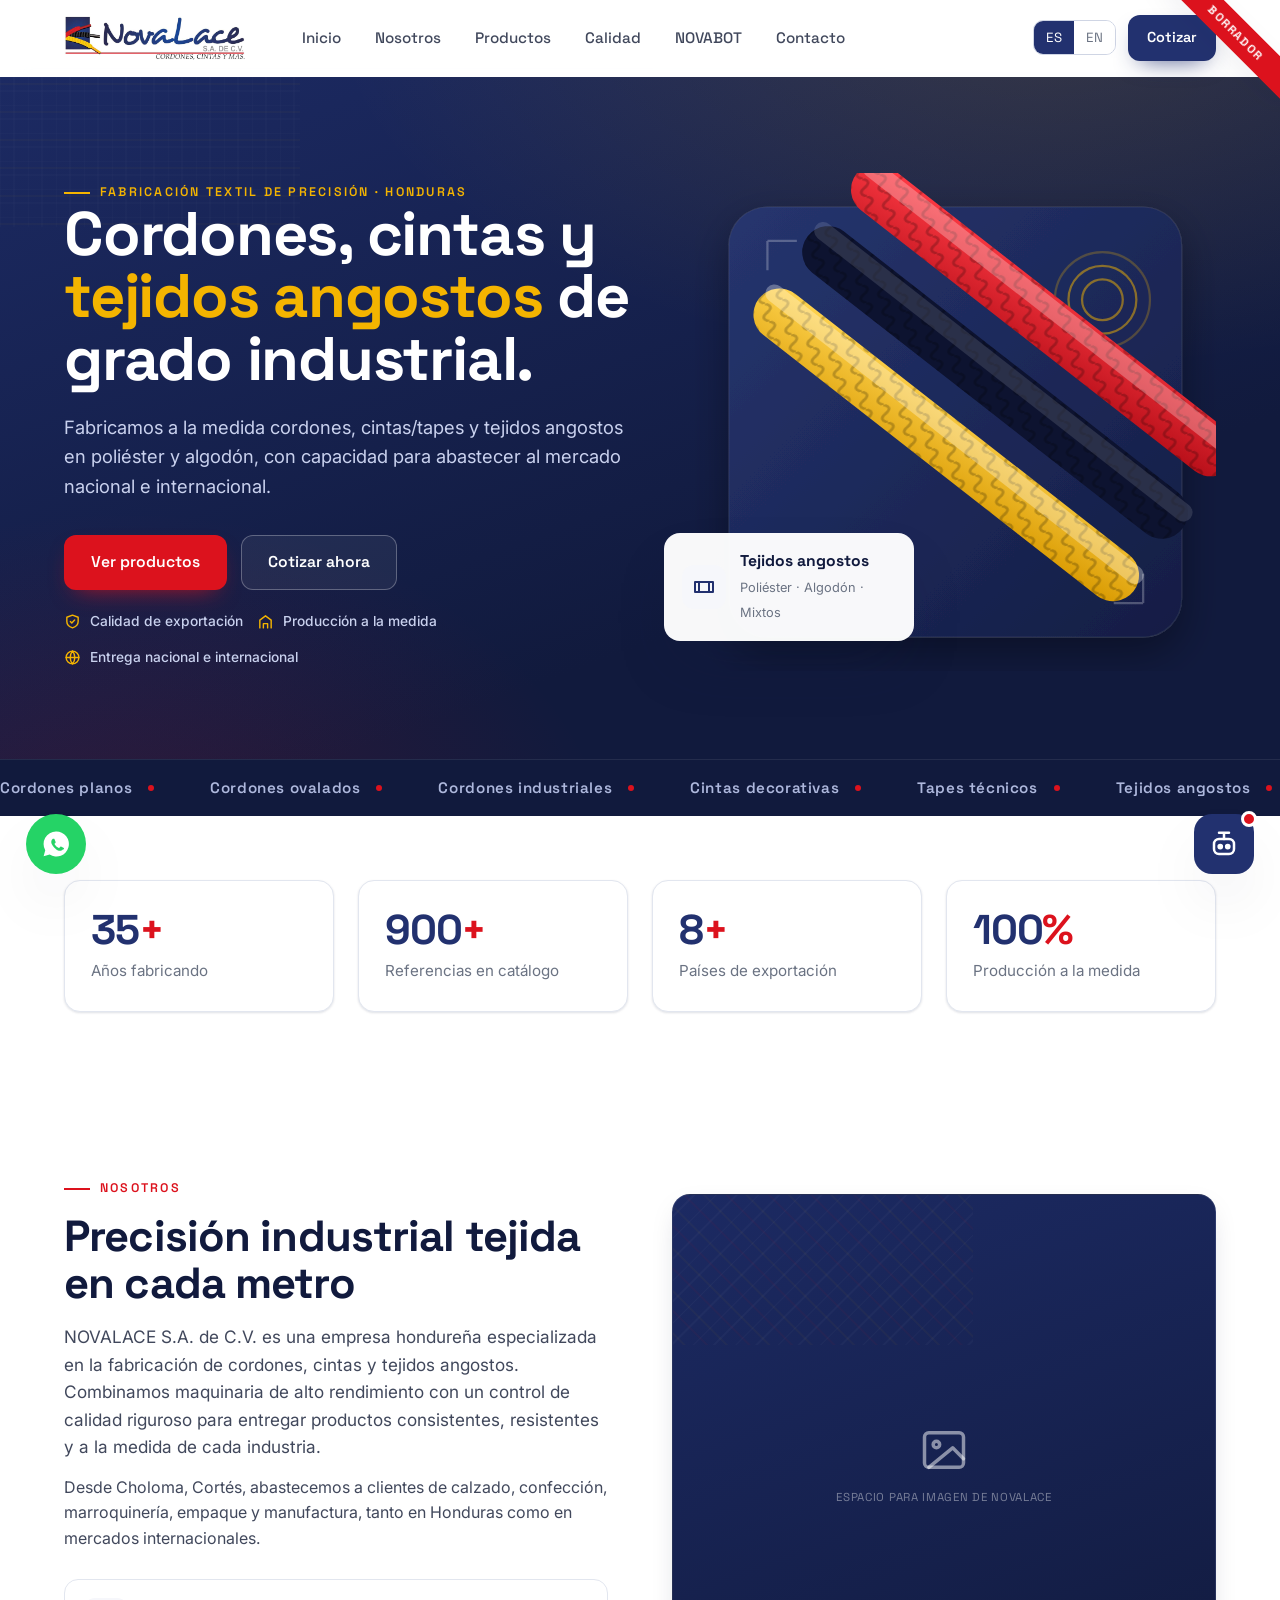
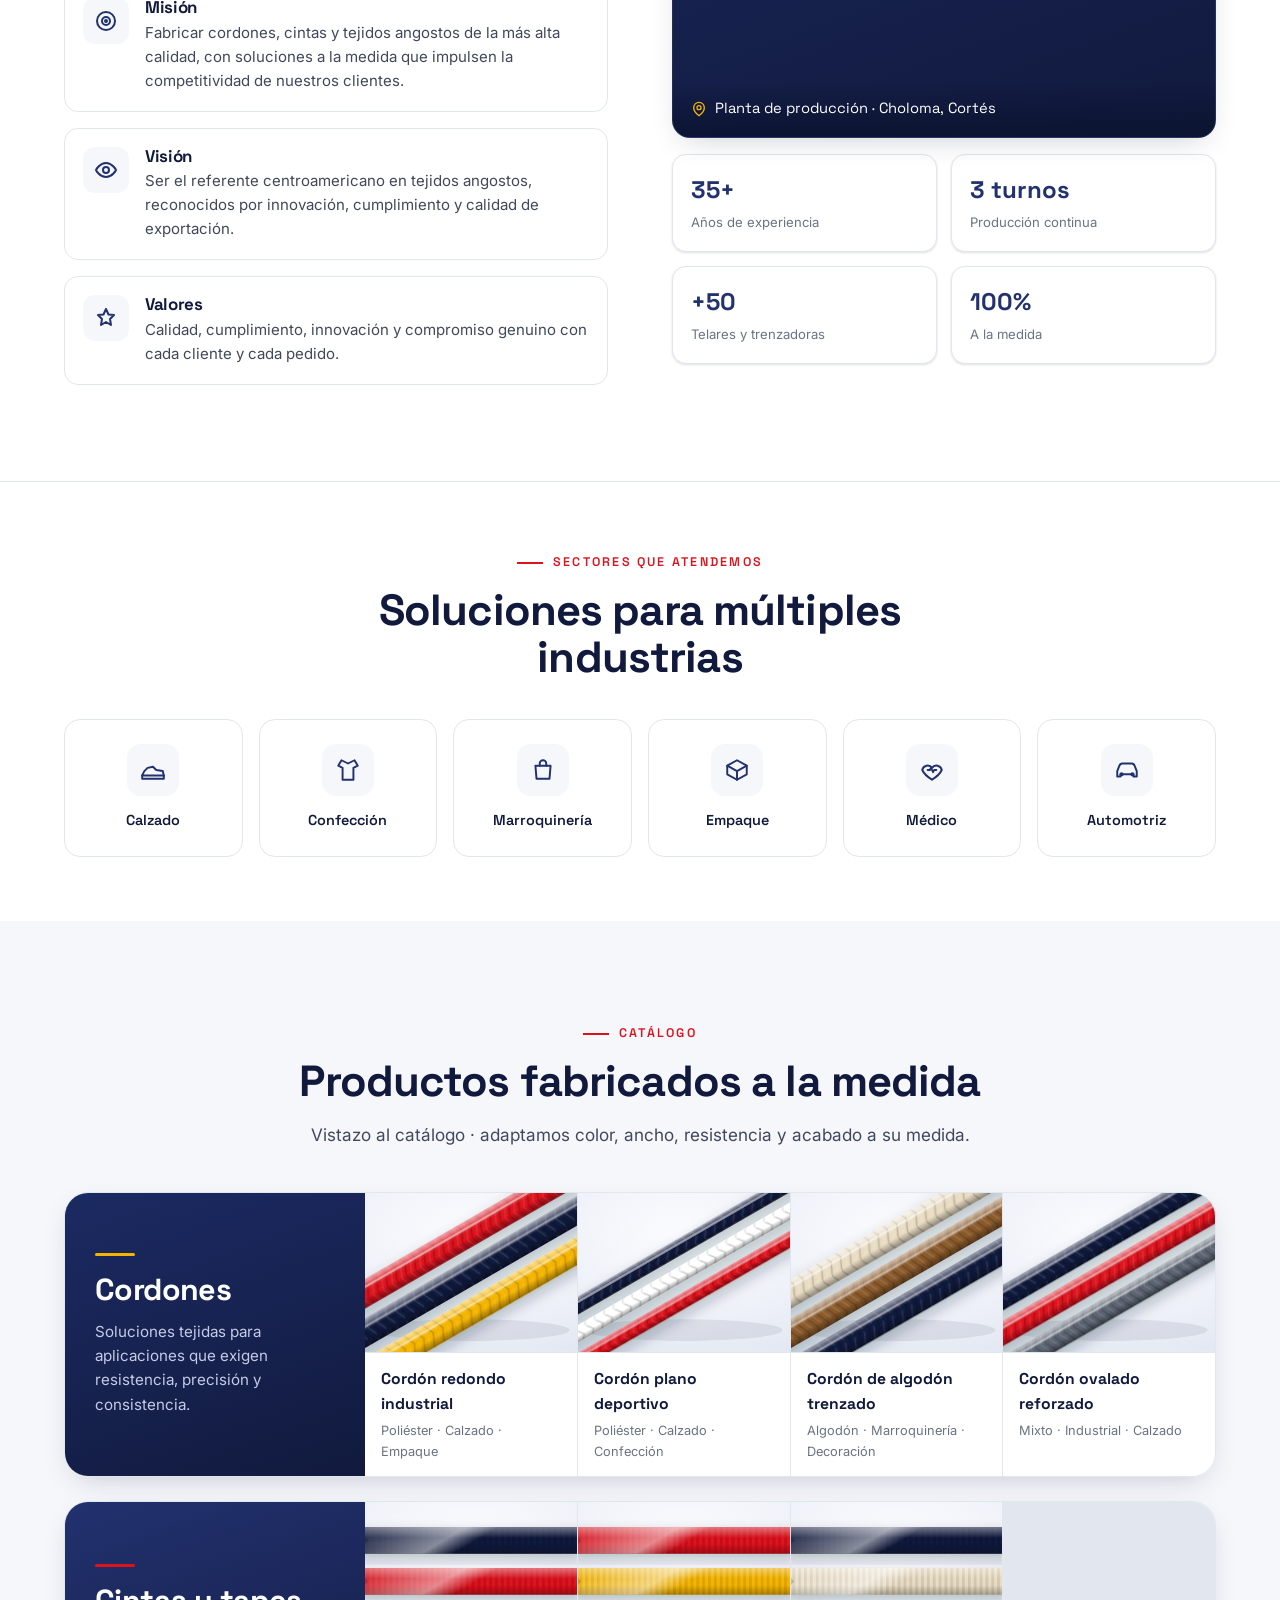
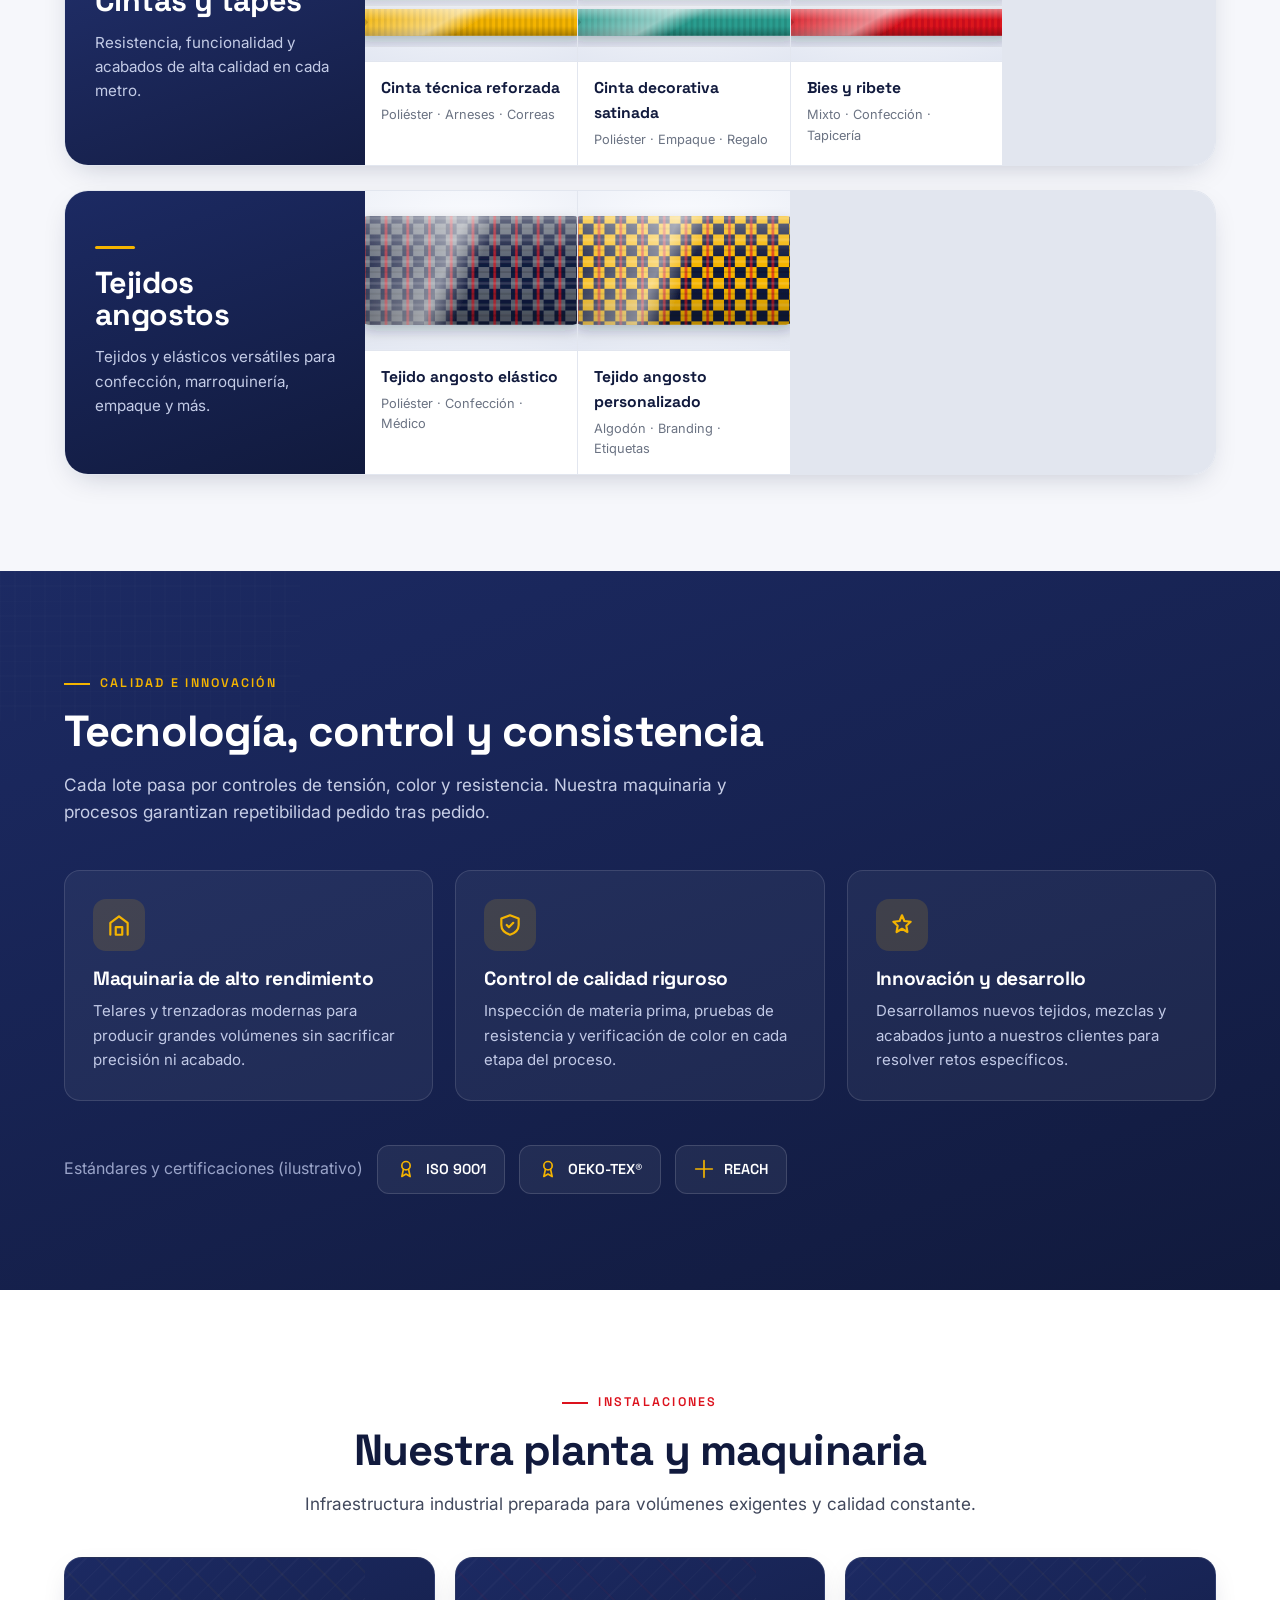
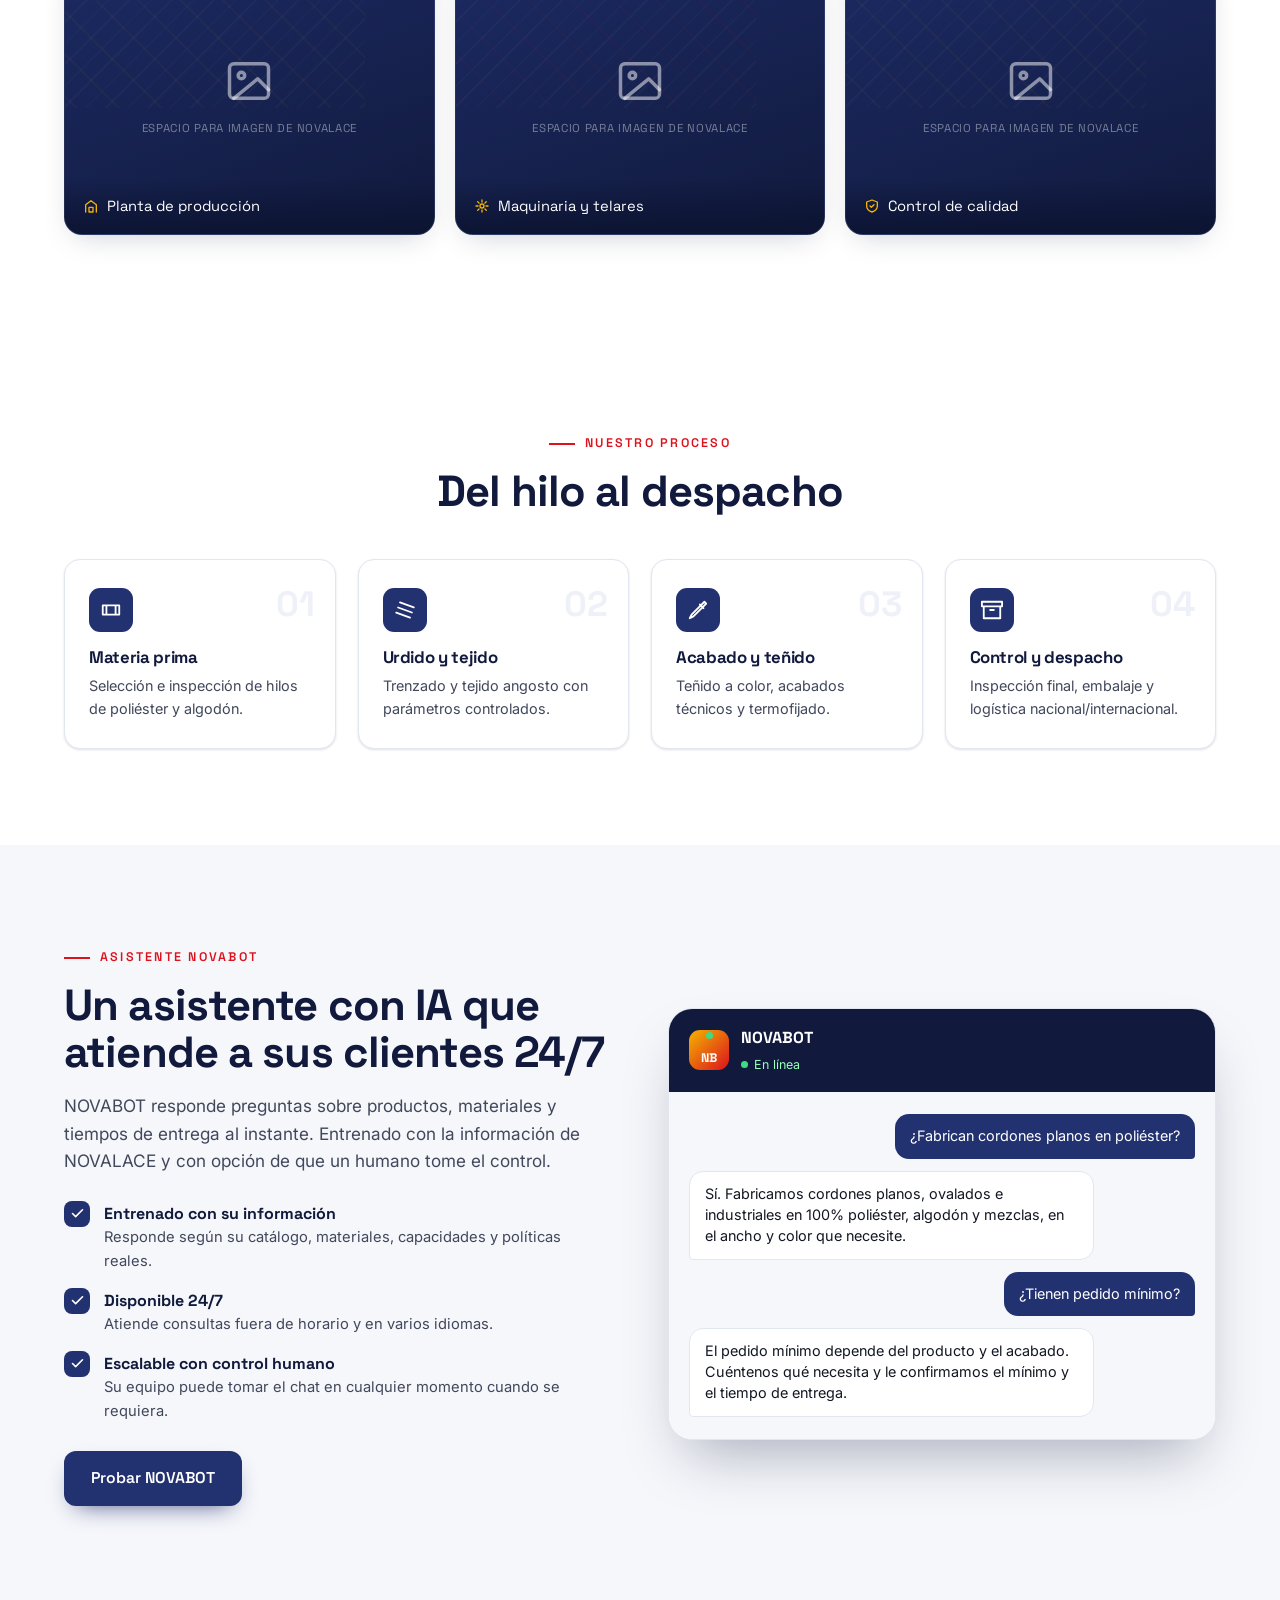
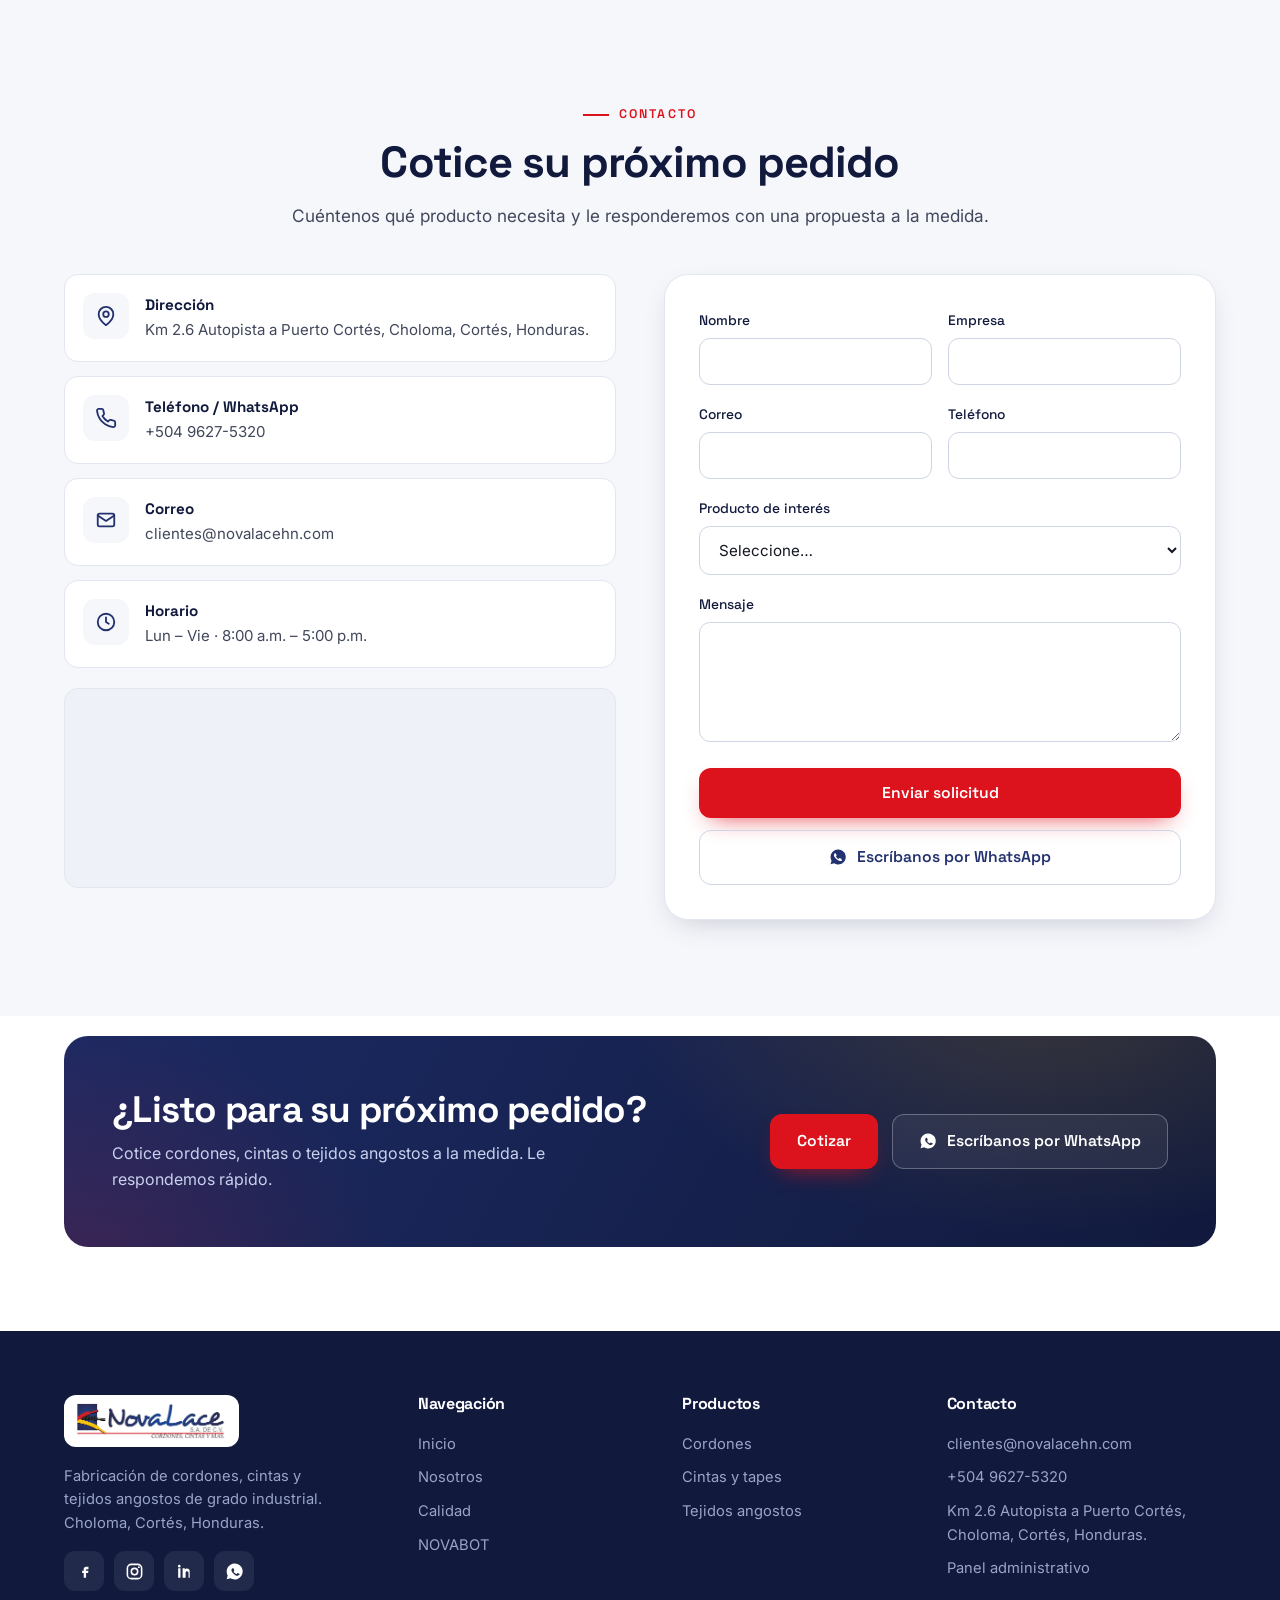
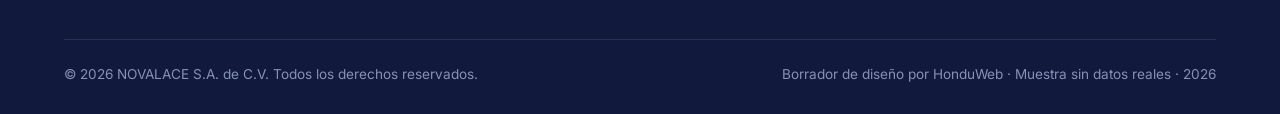
<file: index.html>
<!DOCTYPE html>
<html lang="es">
<head>
<meta charset="UTF-8">
<meta name="viewport" content="width=device-width, initial-scale=1.0">
<title>NOVALACE S.A. de C.V. — Cordones, cintas y tejidos angostos</title>
<meta name="description" content="NOVALACE S.A. de C.V. — Fabricación industrial de cordones, cintas/tapes y tejidos angostos en poliéster y algodón. Choloma, Cortés, Honduras.">
<meta name="theme-color" content="#111a3d">
<meta property="og:title" content="NOVALACE S.A. de C.V. — Cordones, cintas y tejidos angostos">
<meta property="og:description" content="Fabricación industrial de cordones, cintas y tejidos angostos a la medida. Calidad de exportación desde Honduras.">
<meta property="og:type" content="website">
<link rel="icon" href="assets/img/favicon.ico" sizes="any">
<link rel="icon" type="image/png" href="assets/img/favicon-48.png">
<link rel="apple-touch-icon" href="assets/img/favicon-180.png">
<link rel="preconnect" href="https://fonts.googleapis.com">
<link rel="preconnect" href="https://fonts.gstatic.com" crossorigin>
<link href="https://fonts.googleapis.com/css2?family=Space+Grotesk:wght@400;500;600;700&family=Inter:wght@400;500;600&display=swap" rel="stylesheet">
<link rel="stylesheet" href="assets/css/styles.css">
</head>
<body>

<div class="draft-ribbon" data-i18n="draft">Borrador</div>

<!-- ============ HEADER ============ -->
<header class="site-header">
  <div class="container nav">
    <a href="#inicio" class="brand" aria-label="NOVALACE">
      <img src="assets/img/novalace-logo.png" alt="NOVALACE S.A. de C.V.">
    </a>
    <nav class="nav-links" id="navLinks">
      <a href="#inicio" data-i18n="nav_home">Inicio</a>
      <a href="#nosotros" data-i18n="nav_about">Nosotros</a>
      <a href="#productos" data-i18n="nav_products">Productos</a>
      <a href="#calidad" data-i18n="nav_quality">Calidad</a>
      <a href="#novabot" data-i18n="nav_novabot">NOVABOT</a>
      <a href="#contacto" data-i18n="nav_contact">Contacto</a>
    </nav>
    <div class="nav-actions">
      <div class="lang" role="group" aria-label="Idioma / Language">
        <button data-lang="es" class="active">ES</button>
        <button data-lang="en">EN</button>
      </div>
      <a href="#contacto" class="btn btn-primary btn-sm nav-desktop-cta" data-i18n="nav_quote">Cotizar</a>
      <button class="menu-toggle" aria-label="Menú" id="menuToggle">
        <svg viewBox="0 0 24 24" fill="none" stroke="currentColor" stroke-width="2.2" stroke-linecap="round"><path d="M4 7h16M4 12h16M4 17h16"/></svg>
      </button>
    </div>
  </div>
</header>

<!-- ============ HERO ============ -->
<section class="hero" id="inicio">
  <svg class="hero-weave" xmlns="http://www.w3.org/2000/svg" aria-hidden="true">
    <defs>
      <pattern id="weaveHero" width="28" height="28" patternUnits="userSpaceOnUse">
        <path d="M0 0V28M14 0V28" stroke="rgba(255,255,255,.05)" stroke-width="1"/>
        <path d="M0 0H28M0 14H28" stroke="rgba(255,255,255,.05)" stroke-width="1"/>
        <path d="M0 7H28" stroke="rgba(244,180,0,.06)" stroke-width="2"/>
      </pattern>
    </defs>
    <rect width="100%" height="100%" fill="url(#weaveHero)"/>
  </svg>
  <div class="container hero-grid">
    <div class="hero-copy reveal in">
      <span class="eyebrow on-dark" data-i18n="hero_eyebrow">Fabricación textil de precisión · Honduras</span>
      <h1 data-i18n-html="hero_title">Cordones, cintas y <span class="accent">tejidos angostos</span> de grado industrial.</h1>
      <p class="hero-lead" data-i18n="hero_lead">Fabricamos a la medida cordones, cintas/tapes y tejidos angostos en poliéster y algodón, con capacidad para abastecer al mercado nacional e internacional.</p>
      <div class="hero-cta">
        <a href="#productos" class="btn btn-red" data-i18n="hero_cta1">Ver productos</a>
        <a href="#contacto" class="btn btn-ghost-light" data-i18n="hero_cta2">Cotizar ahora</a>
      </div>
      <div class="hero-badges">
        <span class="hero-badge"><svg viewBox="0 0 24 24" fill="none" stroke="currentColor" stroke-width="2" stroke-linecap="round" stroke-linejoin="round"><path d="m9 12 2 2 4-4"/><path d="M12 3 4 6v6c0 5 3.5 7.5 8 9 4.5-1.5 8-4 8-9V6l-8-3Z"/></svg><span data-i18n="hero_badge1">Calidad de exportación</span></span>
        <span class="hero-badge"><svg viewBox="0 0 24 24" fill="none" stroke="currentColor" stroke-width="2" stroke-linecap="round" stroke-linejoin="round"><path d="M4 21V10l8-6 8 6v11"/><path d="M9 21v-6h6v6"/></svg><span data-i18n="hero_badge2">Producción a la medida</span></span>
        <span class="hero-badge"><svg viewBox="0 0 24 24" fill="none" stroke="currentColor" stroke-width="2" stroke-linecap="round" stroke-linejoin="round"><circle cx="12" cy="12" r="9"/><path d="M3 12h18M12 3a14 14 0 0 1 0 18a14 14 0 0 1 0-18"/></svg><span data-i18n="hero_badge3">Entrega nacional e internacional</span></span>
      </div>
    </div>
    <div class="hero-visual reveal in">
      <svg viewBox="0 0 460 440" width="100%" xmlns="http://www.w3.org/2000/svg" role="img" aria-label="Cordones industriales NOVALACE">
        <defs>
          <linearGradient id="panel" x1="0" y1="0" x2="1" y2="1"><stop offset="0" stop-color="#26356f"/><stop offset="1" stop-color="#141d44"/></linearGradient>
          <linearGradient id="cordR" x1="0" y1="0" x2="1" y2="1"><stop offset="0" stop-color="#ff3b45"/><stop offset="1" stop-color="#b60e18"/></linearGradient>
          <linearGradient id="cordG" x1="0" y1="0" x2="1" y2="1"><stop offset="0" stop-color="#ffd451"/><stop offset="1" stop-color="#d99a00"/></linearGradient>
          <linearGradient id="cordW" x1="0" y1="0" x2="1" y2="1"><stop offset="0" stop-color="#ffffff"/><stop offset="1" stop-color="#c3cbe6"/></linearGradient>
          <pattern id="braidH" width="16" height="16" patternUnits="userSpaceOnUse" patternTransform="rotate(38)">
            <path d="M0 8 Q4 0 8 8 T16 8" fill="none" stroke="rgba(0,0,0,.22)" stroke-width="2.4"/>
          </pattern>
          <filter id="soft" x="-20%" y="-20%" width="140%" height="140%"><feDropShadow dx="0" dy="14" stdDeviation="18" flood-color="#000" flood-opacity=".35"/></filter>
        </defs>
        <rect x="30" y="30" width="400" height="380" rx="34" fill="url(#panel)" filter="url(#soft)" stroke="rgba(255,255,255,.08)"/>
        <!-- winding arcs (spool) -->
        <g stroke="rgba(244,180,0,.5)" fill="none" stroke-width="2">
          <circle cx="360" cy="112" r="18"/><circle cx="360" cy="112" r="30"/><circle cx="360" cy="112" r="42" stroke="rgba(244,180,0,.25)"/>
        </g>
        <!-- three braided cords crossing -->
        <g transform="rotate(38 230 230)">
          <g transform="translate(0,-70)">
            <rect x="20" y="150" width="420" height="46" rx="23" fill="url(#cordR)"/>
            <rect x="20" y="150" width="420" height="46" rx="23" fill="url(#braidH)"/>
            <rect x="20" y="153" width="420" height="16" rx="8" fill="#fff" opacity=".28"/>
          </g>
          <g transform="translate(0,0)">
            <rect x="20" y="150" width="420" height="46" rx="23" fill="#0d1330"/>
            <rect x="20" y="150" width="420" height="46" rx="23" fill="url(#braidH)"/>
            <rect x="20" y="153" width="420" height="16" rx="8" fill="#fff" opacity=".12"/>
          </g>
          <g transform="translate(0,70)">
            <rect x="20" y="150" width="420" height="46" rx="23" fill="url(#cordG)"/>
            <rect x="20" y="150" width="420" height="46" rx="23" fill="url(#braidH)"/>
            <rect x="20" y="153" width="420" height="16" rx="8" fill="#fff" opacity=".3"/>
          </g>
        </g>
        <!-- technical ticks -->
        <g stroke="rgba(255,255,255,.25)" stroke-width="2">
          <path d="M64 60h26M64 60v26"/><path d="M396 380h-26M396 380v-26"/>
        </g>
      </svg>
      <div class="spool-card">
        <span class="dot"><svg viewBox="0 0 24 24" fill="none" stroke="currentColor" stroke-width="2" stroke-linecap="round" stroke-linejoin="round"><path d="M3 7h18v10H3zM7 7v10M17 7v10"/></svg></span>
        <div><b data-i18n="spool_title">Tejidos angostos</b><span data-i18n="spool_sub">Poliéster · Algodón · Mixtos</span></div>
      </div>
    </div>
  </div>
</section>

<!-- ============ MARQUEE ============ -->
<div class="marquee" aria-hidden="true"><div class="marquee-track" id="marquee-track"></div></div>

<!-- ============ STATS ============ -->
<section class="section-tight">
  <div class="container">
    <div class="stats">
      <div class="stat reveal"><div class="num" data-count="35" data-suf="+">35</div><div class="lbl" data-i18n="stat1">Años fabricando</div></div>
      <div class="stat reveal d1"><div class="num" data-count="900" data-suf="+">900</div><div class="lbl" data-i18n="stat2">Referencias en catálogo</div></div>
      <div class="stat reveal d2"><div class="num" data-count="8" data-suf="+">8</div><div class="lbl" data-i18n="stat3">Países de exportación</div></div>
      <div class="stat reveal d3"><div class="num" data-count="100" data-suf="%">100</div><div class="lbl" data-i18n="stat4">Producción a la medida</div></div>
    </div>
  </div>
</section>

<!-- ============ NOSOTROS ============ -->
<section class="section" id="nosotros">
  <div class="container about">
    <div class="about-copy reveal">
      <span class="eyebrow" data-i18n="about_eyebrow">Nosotros</span>
      <h2 class="section-title" data-i18n="about_title">Precisión industrial tejida en cada metro</h2>
      <p class="section-lead" data-i18n="about_p1">NOVALACE S.A. de C.V. es una empresa hondureña especializada en la fabricación de cordones, cintas y tejidos angostos.</p>
      <p style="color:var(--slate);margin-top:14px" data-i18n="about_p2">Desde Choloma, Cortés, abastecemos a clientes de calzado, confección, marroquinería, empaque y manufactura.</p>
      <div class="vmv">
        <div class="vmv-item">
          <span class="icon"><svg viewBox="0 0 24 24" fill="none" stroke="currentColor" stroke-width="2" stroke-linecap="round" stroke-linejoin="round"><circle cx="12" cy="12" r="9"/><circle cx="12" cy="12" r="4"/><circle cx="12" cy="12" r="1" fill="currentColor"/></svg></span>
          <div><h4 data-i18n="vmv_mission_t">Misión</h4><p data-i18n="vmv_mission_p">…</p></div>
        </div>
        <div class="vmv-item">
          <span class="icon"><svg viewBox="0 0 24 24" fill="none" stroke="currentColor" stroke-width="2" stroke-linecap="round" stroke-linejoin="round"><path d="M2 12s3.5-7 10-7 10 7 10 7-3.5 7-10 7-10-7-10-7Z"/><circle cx="12" cy="12" r="3"/></svg></span>
          <div><h4 data-i18n="vmv_vision_t">Visión</h4><p data-i18n="vmv_vision_p">…</p></div>
        </div>
        <div class="vmv-item">
          <span class="icon"><svg viewBox="0 0 24 24" fill="none" stroke="currentColor" stroke-width="2" stroke-linecap="round" stroke-linejoin="round"><path d="m12 3 2.5 5.5L20 9l-4 4 1 6-5-3-5 3 1-6-4-4 5.5-.5L12 3Z"/></svg></span>
          <div><h4 data-i18n="vmv_values_t">Valores</h4><p data-i18n="vmv_values_p">…</p></div>
        </div>
      </div>
    </div>
    <div class="about-figure reveal d2">
      <div class="photo-frame tall">
        <svg class="pf-weave" xmlns="http://www.w3.org/2000/svg" aria-hidden="true">
          <defs><pattern id="weaveAbout" width="30" height="30" patternUnits="userSpaceOnUse" patternTransform="rotate(45)">
            <path d="M0 0V30M15 0V30" stroke="rgba(255,255,255,.06)" stroke-width="2"/>
            <path d="M0 8H30" stroke="rgba(244,180,0,.08)" stroke-width="2"/>
            <path d="M0 22H30" stroke="rgba(220,18,29,.10)" stroke-width="2"/>
          </pattern></defs>
          <rect width="100%" height="100%" fill="url(#weaveAbout)"/>
        </svg>
        <div class="pf-center">
          <svg viewBox="0 0 24 24" fill="none" stroke="currentColor" stroke-width="1.6" stroke-linecap="round" stroke-linejoin="round"><rect x="3" y="4" width="18" height="16" rx="2"/><circle cx="8.5" cy="9.5" r="1.5"/><path d="m21 16-5-5L5 20"/></svg>
          <small data-i18n="photo_soon">Espacio para imagen de NOVALACE</small>
        </div>
        <div class="pf-caption">
          <svg viewBox="0 0 24 24" fill="none" stroke="currentColor" stroke-width="2" stroke-linecap="round" stroke-linejoin="round"><path d="M20 10c0 6-8 12-8 12s-8-6-8-12a8 8 0 0 1 16 0Z"/><circle cx="12" cy="10" r="3"/></svg>
          <span data-i18n="about_img_caption">Planta de producción · Choloma, Cortés</span>
        </div>
      </div>
      <div class="fig-stat">
        <div class="fig-chip"><b data-i18n="fig1_b">35+</b><span data-i18n="fig1_s">Años de experiencia</span></div>
        <div class="fig-chip"><b data-i18n="fig2_b">3 turnos</b><span data-i18n="fig2_s">Producción continua</span></div>
        <div class="fig-chip"><b data-i18n="fig3_b">+50</b><span data-i18n="fig3_s">Telares y trenzadoras</span></div>
        <div class="fig-chip"><b data-i18n="fig4_b">100%</b><span data-i18n="fig4_s">A la medida</span></div>
      </div>
    </div>
  </div>
</section>

<!-- ============ SECTORES ============ -->
<section class="section-tight sectors" id="sectores">
  <div class="container">
    <div class="head center reveal">
      <span class="eyebrow" data-i18n="sectors_eyebrow">Sectores que atendemos</span>
      <h2 class="section-title" data-i18n="sectors_title">Soluciones para múltiples industrias</h2>
    </div>
    <div class="sector-grid">
      <div class="sector reveal"><span class="ic"><svg viewBox="0 0 24 24" fill="none" stroke="currentColor" stroke-width="1.8" stroke-linecap="round" stroke-linejoin="round"><path d="M2 17h20l-1-4-6-1-3-3-5 1-3 3z"/><path d="M2 17v3h20v-3"/></svg></span><span data-i18n="sec_calzado">Calzado</span></div>
      <div class="sector reveal d1"><span class="ic"><svg viewBox="0 0 24 24" fill="none" stroke="currentColor" stroke-width="1.8" stroke-linecap="round" stroke-linejoin="round"><path d="M6 3l6 3 6-3 3 5-4 2v11H7V10L3 8z"/></svg></span><span data-i18n="sec_confeccion">Confección</span></div>
      <div class="sector reveal d2"><span class="ic"><svg viewBox="0 0 24 24" fill="none" stroke="currentColor" stroke-width="1.8" stroke-linecap="round" stroke-linejoin="round"><path d="M5 8h14l-1 12H6z"/><path d="M9 8V6a3 3 0 0 1 6 0v2"/></svg></span><span data-i18n="sec_marroquineria">Marroquinería</span></div>
      <div class="sector reveal"><span class="ic"><svg viewBox="0 0 24 24" fill="none" stroke="currentColor" stroke-width="1.8" stroke-linecap="round" stroke-linejoin="round"><path d="M21 8 12 3 3 8v8l9 5 9-5V8Z"/><path d="m3 8 9 5 9-5M12 13v8"/></svg></span><span data-i18n="sec_empaque">Empaque</span></div>
      <div class="sector reveal d1"><span class="ic"><svg viewBox="0 0 24 24" fill="none" stroke="currentColor" stroke-width="1.8" stroke-linecap="round" stroke-linejoin="round"><path d="M12 21s-7-4.5-9-9a5 5 0 0 1 9-2 5 5 0 0 1 9 2c-2 4.5-9 9-9 9Z"/><path d="M8 12h2l1-2 2 4 1-2h2"/></svg></span><span data-i18n="sec_medico">Médico</span></div>
      <div class="sector reveal d2"><span class="ic"><svg viewBox="0 0 24 24" fill="none" stroke="currentColor" stroke-width="1.8" stroke-linecap="round" stroke-linejoin="round"><path d="M3 13l2-5a3 3 0 0 1 3-2h8a3 3 0 0 1 3 2l2 5v5h-3v-2H6v2H3z"/><circle cx="7" cy="16" r="1"/><circle cx="17" cy="16" r="1"/></svg></span><span data-i18n="sec_automotriz">Automotriz</span></div>
    </div>
  </div>
</section>

<!-- ============ PRODUCTOS ============ -->
<section class="section products" id="productos">
  <div class="container">
    <div class="head center reveal">
      <span class="eyebrow" data-i18n="prod_eyebrow">Catálogo</span>
      <h2 class="section-title" data-i18n="prod_title">Productos fabricados a la medida</h2>
      <p class="section-lead" data-i18n="cat_note">Vistazo al catálogo · adaptamos color, ancho, resistencia y acabado a su medida.</p>
    </div>
    <div class="catalog" id="catalog"></div>
  </div>
</section>

<!-- ============ CALIDAD ============ -->
<section class="section quality" id="calidad">
  <svg class="weave" xmlns="http://www.w3.org/2000/svg" aria-hidden="true">
    <defs><pattern id="weaveQ" width="30" height="30" patternUnits="userSpaceOnUse">
      <path d="M0 0V30M15 0V30" stroke="rgba(255,255,255,.045)" stroke-width="1"/>
      <path d="M0 0H30M0 15H30" stroke="rgba(255,255,255,.045)" stroke-width="1"/>
    </pattern></defs><rect width="100%" height="100%" fill="url(#weaveQ)"/>
  </svg>
  <div class="container">
    <div class="head reveal on-dark">
      <span class="eyebrow on-dark" data-i18n="qual_eyebrow">Calidad e Innovación</span>
      <h2 class="section-title" data-i18n="qual_title">Tecnología, control y consistencia</h2>
      <p class="section-lead" data-i18n="qual_lead">Cada lote pasa por controles de tensión, color y resistencia.</p>
    </div>
    <div class="qgrid">
      <div class="qcard reveal">
        <span class="icon"><svg viewBox="0 0 24 24" fill="none" stroke="currentColor" stroke-width="2" stroke-linecap="round" stroke-linejoin="round"><path d="M4 21V10l8-6 8 6v11"/><rect x="9" y="14" width="6" height="7"/></svg></span>
        <h3 data-i18n="q1_t">Maquinaria de alto rendimiento</h3><p data-i18n="q1_p">…</p>
      </div>
      <div class="qcard reveal d1">
        <span class="icon"><svg viewBox="0 0 24 24" fill="none" stroke="currentColor" stroke-width="2" stroke-linecap="round" stroke-linejoin="round"><path d="M12 3 4 6v6c0 5 3.5 7.5 8 9 4.5-1.5 8-4 8-9V6l-8-3Z"/><path d="m9 12 2 2 4-4"/></svg></span>
        <h3 data-i18n="q2_t">Control de calidad riguroso</h3><p data-i18n="q2_p">…</p>
      </div>
      <div class="qcard reveal d2">
        <span class="icon"><svg viewBox="0 0 24 24" fill="none" stroke="currentColor" stroke-width="2" stroke-linecap="round" stroke-linejoin="round"><path d="m12 3 2.2 5.3L20 9l-4 3.7 1 5.8-5-3-5 3 1-5.8L4 9l5.8-.7L12 3Z"/></svg></span>
        <h3 data-i18n="q3_t">Innovación y desarrollo</h3><p data-i18n="q3_p">…</p>
      </div>
    </div>
    <div class="certs reveal">
      <span class="flabel" style="color:#9aa4c9" data-i18n="certs_label">Estándares y certificaciones (ilustrativo)</span>
      <span class="cert-badge"><svg viewBox="0 0 24 24" fill="none" stroke="currentColor" stroke-width="2" stroke-linecap="round" stroke-linejoin="round"><circle cx="12" cy="8" r="5"/><path d="m9 12-2 9 5-3 5 3-2-9"/></svg>ISO 9001</span>
      <span class="cert-badge"><svg viewBox="0 0 24 24" fill="none" stroke="currentColor" stroke-width="2" stroke-linecap="round" stroke-linejoin="round"><circle cx="12" cy="8" r="5"/><path d="m9 12-2 9 5-3 5 3-2-9"/></svg>OEKO-TEX®</span>
      <span class="cert-badge"><svg viewBox="0 0 24 24" fill="none" stroke="currentColor" stroke-width="2" stroke-linecap="round" stroke-linejoin="round"><path d="M12 2v20M2 12h20"/></svg>REACH</span>
    </div>
  </div>
</section>

<!-- ============ INSTALACIONES ============ -->
<section class="section" id="instalaciones">
  <div class="container">
    <div class="head center reveal">
      <span class="eyebrow" data-i18n="gal_eyebrow">Instalaciones</span>
      <h2 class="section-title" data-i18n="gal_title">Nuestra planta y maquinaria</h2>
      <p class="section-lead" data-i18n="gal_lead">Infraestructura industrial preparada para volúmenes exigentes y calidad constante.</p>
    </div>
    <div class="gallery-grid">
      <div class="photo-frame reveal">
        <svg class="pf-weave" xmlns="http://www.w3.org/2000/svg" aria-hidden="true"><defs><pattern id="wG1" width="30" height="30" patternUnits="userSpaceOnUse" patternTransform="rotate(45)"><path d="M0 0V30M15 0V30" stroke="rgba(255,255,255,.06)" stroke-width="2"/><path d="M0 8H30" stroke="rgba(244,180,0,.08)" stroke-width="2"/></pattern></defs><rect width="100%" height="100%" fill="url(#wG1)"/></svg>
        <div class="pf-center"><svg viewBox="0 0 24 24" fill="none" stroke="currentColor" stroke-width="1.6" stroke-linecap="round" stroke-linejoin="round"><rect x="3" y="4" width="18" height="16" rx="2"/><circle cx="8.5" cy="9.5" r="1.5"/><path d="m21 16-5-5L5 20"/></svg><small data-i18n="photo_soon">Espacio para imagen de NOVALACE</small></div>
        <div class="pf-caption"><svg viewBox="0 0 24 24" fill="none" stroke="currentColor" stroke-width="2" stroke-linecap="round" stroke-linejoin="round"><path d="M4 21V10l8-6 8 6v11"/><rect x="9" y="14" width="6" height="7"/></svg><span data-i18n="gal1">Planta de producción</span></div>
      </div>
      <div class="photo-frame reveal d1">
        <svg class="pf-weave" xmlns="http://www.w3.org/2000/svg" aria-hidden="true"><defs><pattern id="wG2" width="30" height="30" patternUnits="userSpaceOnUse" patternTransform="rotate(45)"><path d="M0 0V30M15 0V30" stroke="rgba(255,255,255,.06)" stroke-width="2"/><path d="M0 8H30" stroke="rgba(220,18,29,.10)" stroke-width="2"/></pattern></defs><rect width="100%" height="100%" fill="url(#wG2)"/></svg>
        <div class="pf-center"><svg viewBox="0 0 24 24" fill="none" stroke="currentColor" stroke-width="1.6" stroke-linecap="round" stroke-linejoin="round"><rect x="3" y="4" width="18" height="16" rx="2"/><circle cx="8.5" cy="9.5" r="1.5"/><path d="m21 16-5-5L5 20"/></svg><small data-i18n="photo_soon">Espacio para imagen de NOVALACE</small></div>
        <div class="pf-caption"><svg viewBox="0 0 24 24" fill="none" stroke="currentColor" stroke-width="2" stroke-linecap="round" stroke-linejoin="round"><circle cx="12" cy="12" r="3"/><path d="M12 3v3M12 18v3M3 12h3M18 12h3M5.6 5.6l2.1 2.1M16.3 16.3l2.1 2.1M18.4 5.6l-2.1 2.1M7.7 16.3l-2.1 2.1"/></svg><span data-i18n="gal2">Maquinaria y telares</span></div>
      </div>
      <div class="photo-frame reveal d2">
        <svg class="pf-weave" xmlns="http://www.w3.org/2000/svg" aria-hidden="true"><defs><pattern id="wG3" width="30" height="30" patternUnits="userSpaceOnUse" patternTransform="rotate(45)"><path d="M0 0V30M15 0V30" stroke="rgba(255,255,255,.06)" stroke-width="2"/><path d="M0 22H30" stroke="rgba(244,180,0,.08)" stroke-width="2"/></pattern></defs><rect width="100%" height="100%" fill="url(#wG3)"/></svg>
        <div class="pf-center"><svg viewBox="0 0 24 24" fill="none" stroke="currentColor" stroke-width="1.6" stroke-linecap="round" stroke-linejoin="round"><rect x="3" y="4" width="18" height="16" rx="2"/><circle cx="8.5" cy="9.5" r="1.5"/><path d="m21 16-5-5L5 20"/></svg><small data-i18n="photo_soon">Espacio para imagen de NOVALACE</small></div>
        <div class="pf-caption"><svg viewBox="0 0 24 24" fill="none" stroke="currentColor" stroke-width="2" stroke-linecap="round" stroke-linejoin="round"><path d="M12 3 4 6v6c0 5 3.5 7.5 8 9 4.5-1.5 8-4 8-9V6l-8-3Z"/><path d="m9 12 2 2 4-4"/></svg><span data-i18n="gal3">Control de calidad</span></div>
      </div>
    </div>
  </div>
</section>

<!-- ============ PROCESO ============ -->
<section class="section" id="proceso">
  <div class="container">
    <div class="head center reveal">
      <span class="eyebrow" data-i18n="proc_eyebrow">Nuestro proceso</span>
      <h2 class="section-title" data-i18n="proc_title">Del hilo al despacho</h2>
    </div>
    <div class="steps">
      <div class="step reveal"><span class="ic"><svg viewBox="0 0 24 24" fill="none" stroke="currentColor" stroke-width="2" stroke-linecap="round" stroke-linejoin="round"><path d="M3 7h18v10H3zM7 7v10M17 7v10"/></svg></span><h4 data-i18n="p1_t">Materia prima</h4><p data-i18n="p1_p">…</p></div>
      <div class="step reveal d1"><span class="ic"><svg viewBox="0 0 24 24" fill="none" stroke="currentColor" stroke-width="2" stroke-linecap="round" stroke-linejoin="round"><path d="M4 6h16M4 12h16M4 18h16" transform="rotate(20 12 12)"/></svg></span><h4 data-i18n="p2_t">Urdido y tejido</h4><p data-i18n="p2_p">…</p></div>
      <div class="step reveal d2"><span class="ic"><svg viewBox="0 0 24 24" fill="none" stroke="currentColor" stroke-width="2" stroke-linecap="round" stroke-linejoin="round"><path d="M19 3 5 17l-2 4 4-2L21 5zM14 6l4 4"/></svg></span><h4 data-i18n="p3_t">Acabado y teñido</h4><p data-i18n="p3_p">…</p></div>
      <div class="step reveal d3"><span class="ic"><svg viewBox="0 0 24 24" fill="none" stroke="currentColor" stroke-width="2" stroke-linecap="round" stroke-linejoin="round"><path d="M21 8v13H3V8M1 3h22v5H1zM10 12h4"/></svg></span><h4 data-i18n="p4_t">Control y despacho</h4><p data-i18n="p4_p">…</p></div>
    </div>
  </div>
</section>

<!-- ============ NOVABOT ============ -->
<section class="section novabot" id="novabot">
  <div class="container novabot-grid">
    <div class="reveal">
      <span class="eyebrow" data-i18n="nb_eyebrow">Asistente NOVABOT</span>
      <h2 class="section-title" data-i18n="nb_title">Un asistente con IA que atiende a sus clientes 24/7</h2>
      <p class="section-lead" data-i18n="nb_lead">NOVABOT responde preguntas sobre productos, materiales y tiempos de entrega al instante.</p>
      <div class="cd-feats">
        <div class="cd-feat"><span class="tick"><svg viewBox="0 0 24 24" fill="none" stroke="currentColor" stroke-width="2.6" stroke-linecap="round" stroke-linejoin="round"><path d="M20 6 9 17l-5-5"/></svg></span><div><b data-i18n="nbf1_t">Entrenado con su información</b><p data-i18n="nbf1_p">…</p></div></div>
        <div class="cd-feat"><span class="tick"><svg viewBox="0 0 24 24" fill="none" stroke="currentColor" stroke-width="2.6" stroke-linecap="round" stroke-linejoin="round"><path d="M20 6 9 17l-5-5"/></svg></span><div><b data-i18n="nbf2_t">Disponible 24/7</b><p data-i18n="nbf2_p">…</p></div></div>
        <div class="cd-feat"><span class="tick"><svg viewBox="0 0 24 24" fill="none" stroke="currentColor" stroke-width="2.6" stroke-linecap="round" stroke-linejoin="round"><path d="M20 6 9 17l-5-5"/></svg></span><div><b data-i18n="nbf3_t">Escalable con control humano</b><p data-i18n="nbf3_p">…</p></div></div>
      </div>
      <a href="#" class="btn btn-primary" data-open-bot style="margin-top:28px" data-i18n="nb_cta">Probar NOVABOT</a>
    </div>
    <div class="chat-demo reveal d2">
      <div class="cd-head">
        <span class="avatar">NB</span>
        <div><b>NOVABOT</b><span data-i18n="cp_status">En línea</span></div>
      </div>
      <div class="cd-body">
        <div class="bubble user" data-i18n="cd_b1">¿Fabrican cordones planos en poliéster?</div>
        <div class="bubble bot" data-i18n="cd_b2">Sí. Fabricamos cordones planos, ovalados e industriales…</div>
        <div class="bubble user" data-i18n="cd_b3">¿Tienen pedido mínimo?</div>
        <div class="bubble bot" data-i18n="bot_moq">El pedido mínimo depende del producto y el acabado…</div>
      </div>
    </div>
  </div>
</section>

<!-- ============ CONTACTO ============ -->
<section class="section products" id="contacto">
  <div class="container">
    <div class="head center reveal">
      <span class="eyebrow" data-i18n="con_eyebrow">Contacto</span>
      <h2 class="section-title" data-i18n="con_title">Cotice su próximo pedido</h2>
      <p class="section-lead" data-i18n="con_lead">Cuéntenos qué producto necesita y le responderemos con una propuesta a la medida.</p>
    </div>
    <div class="contact-grid" style="margin-top:44px">
      <div class="contact-info reveal">
        <div class="ci-item"><span class="icon"><svg viewBox="0 0 24 24" fill="none" stroke="currentColor" stroke-width="2" stroke-linecap="round" stroke-linejoin="round"><path d="M20 10c0 6-8 12-8 12s-8-6-8-12a8 8 0 0 1 16 0Z"/><circle cx="12" cy="10" r="3"/></svg></span><div><b data-i18n="ci_addr_t">Dirección</b><span data-i18n="ci_addr">Km 2.6 Autopista a Puerto Cortés, Choloma, Cortés, Honduras.</span></div></div>
        <div class="ci-item"><span class="icon"><svg viewBox="0 0 24 24" fill="none" stroke="currentColor" stroke-width="2" stroke-linecap="round" stroke-linejoin="round"><path d="M22 16.9v3a2 2 0 0 1-2.2 2 19.8 19.8 0 0 1-8.6-3 19.5 19.5 0 0 1-6-6 19.8 19.8 0 0 1-3-8.6A2 2 0 0 1 4.1 2h3a2 2 0 0 1 2 1.7c.1 1 .4 1.9.7 2.8a2 2 0 0 1-.5 2.1L8.1 9.9a16 16 0 0 0 6 6l1.3-1.3a2 2 0 0 1 2.1-.5c.9.3 1.8.6 2.8.7a2 2 0 0 1 1.7 2Z"/></svg></span><div><b data-i18n="ci_phone_t">Teléfono / WhatsApp</b><a href="https://wa.me/50496275320" target="_blank" rel="noopener">+504 9627-5320</a></div></div>
        <div class="ci-item"><span class="icon"><svg viewBox="0 0 24 24" fill="none" stroke="currentColor" stroke-width="2" stroke-linecap="round" stroke-linejoin="round"><rect x="3" y="5" width="18" height="14" rx="2"/><path d="m3 7 9 6 9-6"/></svg></span><div><b data-i18n="ci_email_t">Correo</b><a href="mailto:clientes@novalacehn.com">clientes@novalacehn.com</a></div></div>
        <div class="ci-item"><span class="icon"><svg viewBox="0 0 24 24" fill="none" stroke="currentColor" stroke-width="2" stroke-linecap="round" stroke-linejoin="round"><circle cx="12" cy="12" r="9"/><path d="M12 7v5l3 2"/></svg></span><div><b data-i18n="ci_hours_t">Horario</b><span data-i18n="ci_hours">Lun – Vie · 8:00 a.m. – 5:00 p.m.</span></div></div>
        <div class="map-wrap">
          <iframe title="Ubicación NOVALACE" loading="lazy" referrerpolicy="no-referrer-when-downgrade"
            src="https://www.google.com/maps?q=Choloma,Cort%C3%A9s,Honduras&output=embed"></iframe>
        </div>
      </div>
      <form class="form-card reveal d1" id="contact-form">
        <div class="field-row">
          <div class="field"><label data-i18n="f_name">Nombre</label><input type="text" required></div>
          <div class="field"><label data-i18n="f_company">Empresa</label><input type="text"></div>
        </div>
        <div class="field-row">
          <div class="field"><label data-i18n="f_email">Correo</label><input type="email" required></div>
          <div class="field"><label data-i18n="f_phone">Teléfono</label><input type="tel"></div>
        </div>
        <div class="field">
          <label data-i18n="f_interest">Producto de interés</label>
          <select id="f_interest">
            <option value="" data-i18n="f_opt_sel">Seleccione…</option>
            <option data-i18n="ft_cordones">Cordones</option>
            <option data-i18n="ft_cintas">Cintas y tapes</option>
            <option data-i18n="ft_tejidos">Tejidos angostos</option>
          </select>
        </div>
        <div class="field"><label data-i18n="f_message">Mensaje</label><textarea required></textarea></div>
        <button type="submit" class="btn btn-red btn-block" data-i18n="f_send">Enviar solicitud</button>
        <a href="https://wa.me/50496275320" target="_blank" rel="noopener" class="btn btn-outline btn-block" style="margin-top:12px">
          <svg viewBox="0 0 24 24" width="18" height="18" fill="currentColor"><path d="M12 2a10 10 0 0 0-8.6 15l-1.3 4.7 4.8-1.3A10 10 0 1 0 12 2Zm5.6 14.2c-.2.6-1.2 1.2-1.7 1.2-.5.1-1 .1-1.7-.1-.4-.1-1-.3-1.6-.6-2.9-1.2-4.7-4.1-4.9-4.3-.1-.2-1.1-1.5-1.1-2.8s.7-2 .9-2.2c.2-.3.5-.3.7-.3h.5c.2 0 .4 0 .6.5l.8 2c.1.2.1.3 0 .5l-.4.5-.3.3c-.1.1-.3.3-.1.5.1.3.7 1.1 1.4 1.8.9.8 1.7 1.1 2 1.2.2.1.4.1.5-.1l.7-.8c.2-.2.3-.2.5-.1l1.9.9c.2.1.4.2.4.3.1.2.1.7-.1 1.1Z"/></svg>
          <span data-i18n="f_wa">Escríbanos por WhatsApp</span>
        </a>
      </form>
    </div>
  </div>
</section>

<!-- ============ CTA ============ -->
<section class="cta-wrap">
  <div class="container">
    <div class="cta-band reveal">
      <div>
        <h2 data-i18n="cta_title">¿Listo para su próximo pedido?</h2>
        <p data-i18n="cta_lead">Cotice cordones, cintas o tejidos angostos a la medida. Le respondemos rápido.</p>
      </div>
      <div class="cta-actions">
        <a href="#contacto" class="btn btn-red" data-i18n="nav_quote">Cotizar</a>
        <a href="https://wa.me/50496275320" target="_blank" rel="noopener" class="btn btn-ghost-light">
          <svg viewBox="0 0 24 24" width="18" height="18" fill="currentColor"><path d="M12 2a10 10 0 0 0-8.6 15l-1.3 4.7 4.8-1.3A10 10 0 1 0 12 2Zm5.6 14.2c-.2.6-1.2 1.2-1.7 1.2-.5.1-1 .1-1.7-.1-2.9-1-4.7-4-4.9-4.2-.1-.2-1.1-1.5-1.1-2.8s.7-2 .9-2.2c.2-.3.5-.3.7-.3h.5c.2 0 .4 0 .6.5l.8 2c.1.2 0 .4 0 .5l-.4.5-.3.3c-.2.2-.3.3-.1.6.1.2.7 1 1.4 1.7.9.8 1.7 1 2 1.2.2 0 .4 0 .5-.1l.7-.9c.2-.2.3-.2.5-.1l1.9.9c.2.1.4.2.4.3.1.2.1.7-.1 1.1Z"/></svg>
          <span data-i18n="f_wa">Escríbanos por WhatsApp</span>
        </a>
      </div>
    </div>
  </div>
</section>

<!-- ============ FOOTER ============ -->
<footer class="site-footer">
  <div class="container">
    <div class="footer-grid">
      <div class="footer-brand">
        <img src="assets/img/novalace-logo.png" alt="NOVALACE">
        <p data-i18n="foot_about">Fabricación de cordones, cintas y tejidos angostos de grado industrial. Choloma, Cortés, Honduras.</p>
        <div class="socials">
          <a href="#" aria-label="Facebook"><svg viewBox="0 0 24 24" fill="currentColor"><path d="M14 9h3V6h-3c-2 0-3 1.3-3 3v2H9v3h2v6h3v-6h2.5l.5-3H14V9.5c0-.4.2-.5.6-.5Z"/></svg></a>
          <a href="#" aria-label="Instagram"><svg viewBox="0 0 24 24" fill="none" stroke="currentColor" stroke-width="2"><rect x="3" y="3" width="18" height="18" rx="5"/><circle cx="12" cy="12" r="4"/><circle cx="17.5" cy="6.5" r="1.2" fill="currentColor" stroke="none"/></svg></a>
          <a href="#" aria-label="LinkedIn"><svg viewBox="0 0 24 24" fill="currentColor"><path d="M6.9 8H4V20h2.9V8ZM5.4 3.6A1.7 1.7 0 1 0 5.4 7a1.7 1.7 0 0 0 0-3.4ZM20 20h-2.9v-5.9c0-1.4-.5-2.4-1.8-2.4-1 0-1.5.7-1.8 1.3-.1.3-.1.6-.1 1V20H9.6V8h2.8v1.6c.4-.6 1.1-1.5 2.7-1.5 2 0 3.5 1.3 3.5 4.1V20Z"/></svg></a>
          <a href="https://wa.me/50496275320" target="_blank" rel="noopener" aria-label="WhatsApp"><svg viewBox="0 0 24 24" fill="currentColor"><path d="M12 2a10 10 0 0 0-8.6 15l-1.3 4.7 4.8-1.3A10 10 0 1 0 12 2Zm5.6 14.2c-.2.6-1.2 1.2-1.7 1.2-.5.1-1 .1-1.7-.1-2.9-1-4.7-4-4.9-4.2-.1-.2-1.1-1.5-1.1-2.8s.7-2 .9-2.2c.2-.3.5-.3.7-.3h.5c.2 0 .4 0 .6.5l.8 2c.1.2 0 .4 0 .5l-.4.5-.3.3c-.2.2-.3.3-.1.6.1.2.7 1 1.4 1.7.9.8 1.7 1 2 1.2.2 0 .4 0 .5-.1l.7-.9c.2-.2.3-.2.5-.1l1.9.9c.2.1.4.2.4.3.1.2.1.7-.1 1.1Z"/></svg></a>
        </div>
      </div>
      <div class="footer-col">
        <h4 data-i18n="foot_nav">Navegación</h4>
        <a href="#inicio" data-i18n="nav_home">Inicio</a>
        <a href="#nosotros" data-i18n="nav_about">Nosotros</a>
        <a href="#calidad" data-i18n="nav_quality">Calidad</a>
        <a href="#novabot" data-i18n="nav_novabot">NOVABOT</a>
      </div>
      <div class="footer-col">
        <h4 data-i18n="foot_products">Productos</h4>
        <a href="#productos" data-i18n="ft_cordones">Cordones</a>
        <a href="#productos" data-i18n="ft_cintas">Cintas y tapes</a>
        <a href="#productos" data-i18n="ft_tejidos">Tejidos angostos</a>
      </div>
      <div class="footer-col">
        <h4 data-i18n="foot_contact">Contacto</h4>
        <a href="mailto:clientes@novalacehn.com">clientes@novalacehn.com</a>
        <a href="https://wa.me/50496275320" target="_blank" rel="noopener">+504 9627-5320</a>
        <a href="#" data-i18n="ci_addr">Choloma, Cortés, Honduras</a>
        <a href="admin/index.html" data-i18n="foot_admin">Panel administrativo</a>
      </div>
    </div>
    <div class="footer-bottom">
      <span data-i18n="foot_rights">© 2026 NOVALACE S.A. de C.V. Todos los derechos reservados.</span>
      <span><span data-i18n="foot_by">Borrador de diseño por HonduWeb</span> · <span id="year">2026</span></span>
    </div>
  </div>
</footer>

<!-- ============ FLOATING ============ -->
<a href="https://wa.me/50496275320" target="_blank" rel="noopener" class="fab fab-wa" aria-label="WhatsApp">
  <svg viewBox="0 0 24 24" fill="currentColor"><path d="M12 2a10 10 0 0 0-8.6 15l-1.3 4.7 4.8-1.3A10 10 0 1 0 12 2Zm5.6 14.2c-.2.6-1.2 1.2-1.7 1.2-.5.1-1 .1-1.7-.1-2.9-1-4.7-4-4.9-4.2-.1-.2-1.1-1.5-1.1-2.8s.7-2 .9-2.2c.2-.3.5-.3.7-.3h.5c.2 0 .4 0 .6.5l.8 2c.1.2 0 .4 0 .5l-.4.5-.3.3c-.2.2-.3.3-.1.6.1.2.7 1 1.4 1.7.9.8 1.7 1 2 1.2.2 0 .4 0 .5-.1l.7-.9c.2-.2.3-.2.5-.1l1.9.9c.2.1.4.2.4.3.1.2.1.7-.1 1.1Z"/></svg>
</a>
<button class="fab fab-bot" id="fab-bot" aria-label="NOVABOT">
  <span class="pulse"></span>
  <svg viewBox="0 0 24 24" fill="none" stroke="currentColor" stroke-width="2" stroke-linecap="round" stroke-linejoin="round"><rect x="4" y="8" width="16" height="12" rx="4"/><path d="M12 8V4M8 3h8"/><circle cx="9" cy="14" r="1.3" fill="currentColor"/><circle cx="15" cy="14" r="1.3" fill="currentColor"/></svg>
</button>

<div class="chat-panel" id="chat-panel" role="dialog" aria-label="NOVABOT">
  <div class="cp-head">
    <span class="avatar">NB</span>
    <div><b>NOVABOT</b><small data-i18n="cp_status">En línea</small></div>
    <button class="close" id="cp-close" aria-label="Cerrar"><svg viewBox="0 0 24 24" width="20" height="20" fill="none" stroke="currentColor" stroke-width="2.2" stroke-linecap="round"><path d="M6 6l12 12M18 6 6 18"/></svg></button>
  </div>
  <div class="cp-body" id="cp-body"></div>
  <div class="cp-sugg" id="cp-sugg"></div>
  <div class="cp-foot">
    <input type="text" id="cp-input" data-i18n-ph="cp_input_ph" placeholder="Escriba su mensaje…">
    <button id="cp-send" aria-label="Enviar"><svg viewBox="0 0 24 24" fill="none" stroke="currentColor" stroke-width="2" stroke-linecap="round" stroke-linejoin="round"><path d="M22 2 11 13M22 2l-7 20-4-9-9-4 20-7Z"/></svg></button>
  </div>
</div>

<script src="assets/js/i18n.js"></script>
<script src="assets/js/app.js"></script>
</body>
</html>
</file>
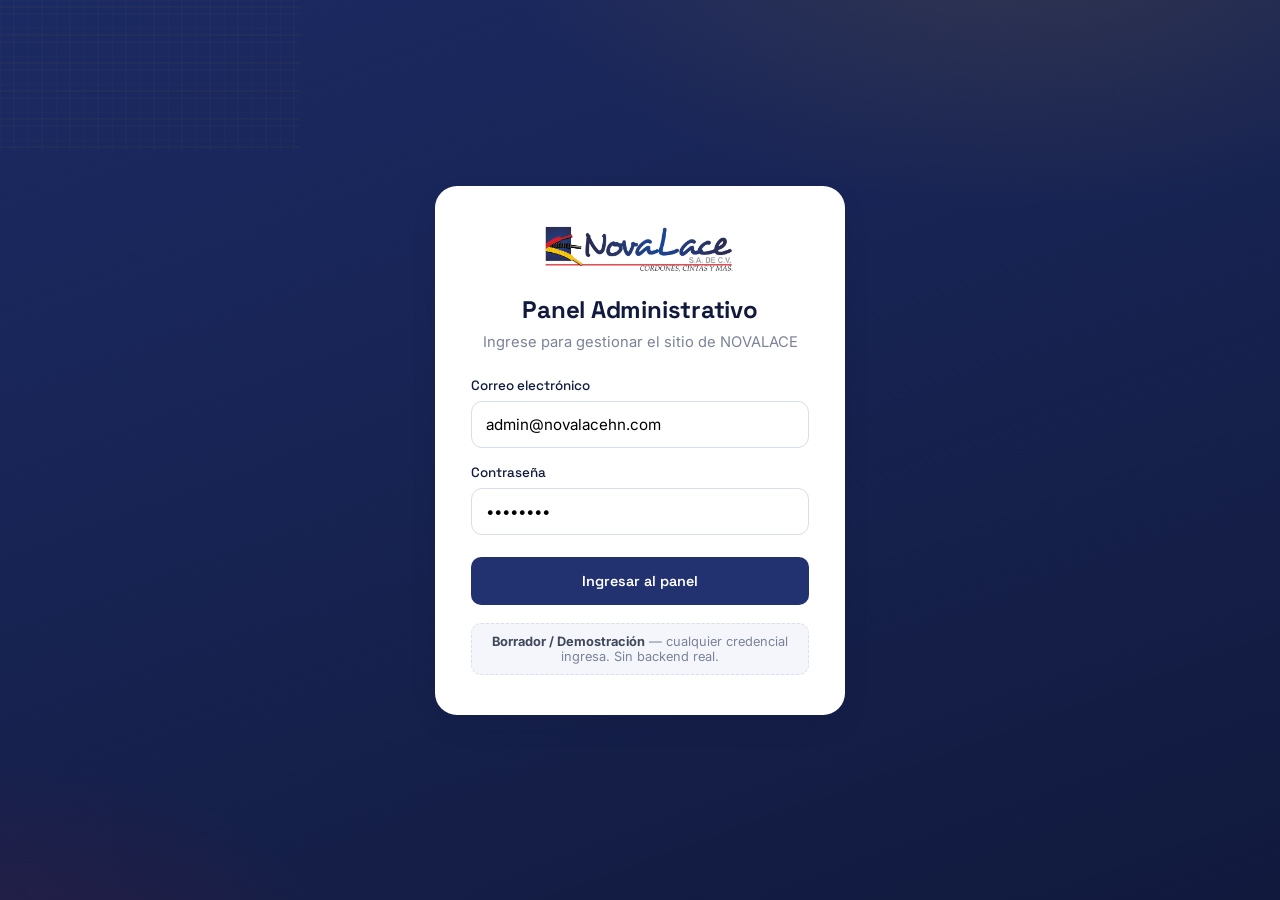
<file: admin/index.html>
<!DOCTYPE html>
<html lang="es">
<head>
<meta charset="UTF-8">
<meta name="viewport" content="width=device-width, initial-scale=1.0">
<title>NOVALACE — Panel Administrativo</title>
<meta name="robots" content="noindex,nofollow">
<link rel="icon" href="../assets/img/favicon.ico" sizes="any">
<link rel="icon" type="image/png" href="../assets/img/favicon-48.png">
<link rel="preconnect" href="https://fonts.googleapis.com">
<link rel="preconnect" href="https://fonts.gstatic.com" crossorigin>
<link href="https://fonts.googleapis.com/css2?family=Space+Grotesk:wght@400;500;600;700&family=Inter:wght@400;500;600&display=swap" rel="stylesheet">
<link rel="stylesheet" href="assets/admin.css">
</head>
<body>

<!-- ============ LOGIN ============ -->
<div class="login" id="login">
  <svg class="login-weave" xmlns="http://www.w3.org/2000/svg" aria-hidden="true">
    <defs><pattern id="lw" width="28" height="28" patternUnits="userSpaceOnUse">
      <path d="M0 0V28M14 0V28" stroke="rgba(255,255,255,.05)" stroke-width="1"/>
      <path d="M0 0H28M0 14H28" stroke="rgba(255,255,255,.05)" stroke-width="1"/>
      <path d="M0 7H28" stroke="rgba(244,180,0,.06)" stroke-width="2"/>
    </pattern></defs><rect width="100%" height="100%" fill="url(#lw)"/>
  </svg>
  <form class="login-card" id="login-form">
    <img class="logo" src="../assets/img/novalace-logo.png" alt="NOVALACE">
    <h1>Panel Administrativo</h1>
    <p class="sub">Ingrese para gestionar el sitio de NOVALACE</p>
    <div class="field"><label>Correo electrónico</label><input type="email" value="admin@novalacehn.com" autocomplete="username"></div>
    <div class="field"><label>Contraseña</label><input type="password" value="demo1234" autocomplete="current-password"></div>
    <button type="submit" class="btn btn-primary">Ingresar al panel</button>
    <div class="demo-note"><b>Borrador / Demostración</b> — cualquier credencial ingresa. Sin backend real.</div>
  </form>
</div>

<!-- ============ APP ============ -->
<div class="app" id="app">
  <!-- Sidebar -->
  <aside class="sidebar">
    <div class="sidebar-brand">
      <img src="../assets/img/novalace-logo.png" alt="NOVALACE">
    </div>
    <nav class="sidebar-nav">
      <div class="grp">General</div>
      <button class="nav-item active" data-view="dashboard"><svg viewBox="0 0 24 24" fill="none" stroke="currentColor" stroke-width="2" stroke-linecap="round" stroke-linejoin="round"><rect x="3" y="3" width="7" height="9"/><rect x="14" y="3" width="7" height="5"/><rect x="14" y="12" width="7" height="9"/><rect x="3" y="16" width="7" height="5"/></svg>Dashboard</button>
      <div class="grp">Contenido</div>
      <button class="nav-item" data-view="productos"><svg viewBox="0 0 24 24" fill="none" stroke="currentColor" stroke-width="2" stroke-linecap="round" stroke-linejoin="round"><path d="M3 7h18v10H3zM7 7v10M17 7v10"/></svg>Productos</button>
      <button class="nav-item" data-view="paginas"><svg viewBox="0 0 24 24" fill="none" stroke="currentColor" stroke-width="2" stroke-linecap="round" stroke-linejoin="round"><path d="M4 3h11l5 5v13H4z"/><path d="M14 3v6h6M8 13h8M8 17h8"/></svg>Páginas</button>
      <button class="nav-item" data-view="mensajes"><svg viewBox="0 0 24 24" fill="none" stroke="currentColor" stroke-width="2" stroke-linecap="round" stroke-linejoin="round"><rect x="3" y="5" width="18" height="14" rx="2"/><path d="m3 7 9 6 9-6"/></svg>Mensajes<span class="count count-msg">3</span></button>
      <div class="grp">Inteligencia</div>
      <button class="nav-item" data-view="novabot"><svg viewBox="0 0 24 24" fill="none" stroke="currentColor" stroke-width="2" stroke-linecap="round" stroke-linejoin="round"><rect x="4" y="8" width="16" height="12" rx="4"/><path d="M12 8V4M8 3h8"/><circle cx="9" cy="14" r="1.2" fill="currentColor"/><circle cx="15" cy="14" r="1.2" fill="currentColor"/></svg>NOVABOT</button>
      <div class="grp">Configuración</div>
      <button class="nav-item" data-view="seo"><svg viewBox="0 0 24 24" fill="none" stroke="currentColor" stroke-width="2" stroke-linecap="round" stroke-linejoin="round"><circle cx="11" cy="11" r="7"/><path d="m21 21-4.3-4.3"/></svg>SEO</button>
      <button class="nav-item" data-view="idiomas"><svg viewBox="0 0 24 24" fill="none" stroke="currentColor" stroke-width="2" stroke-linecap="round" stroke-linejoin="round"><circle cx="12" cy="12" r="9"/><path d="M3 12h18M12 3a14 14 0 0 1 0 18a14 14 0 0 1 0-18"/></svg>Idiomas</button>
      <button class="nav-item" data-view="ajustes"><svg viewBox="0 0 24 24" fill="none" stroke="currentColor" stroke-width="2" stroke-linecap="round" stroke-linejoin="round"><circle cx="12" cy="12" r="3"/><path d="M19.4 15a1.65 1.65 0 0 0 .33 1.82l.06.06a2 2 0 1 1-2.83 2.83l-.06-.06a1.65 1.65 0 0 0-1.82-.33 1.65 1.65 0 0 0-1 1.51V21a2 2 0 0 1-4 0v-.09A1.65 1.65 0 0 0 9 19.4a1.65 1.65 0 0 0-1.82.33l-.06.06a2 2 0 1 1-2.83-2.83l.06-.06a1.65 1.65 0 0 0 .33-1.82 1.65 1.65 0 0 0-1.51-1H3a2 2 0 0 1 0-4h.09A1.65 1.65 0 0 0 4.6 9a1.65 1.65 0 0 0-.33-1.82l-.06-.06a2 2 0 1 1 2.83-2.83l.06.06a1.65 1.65 0 0 0 1.82.33H9a1.65 1.65 0 0 0 1-1.51V3a2 2 0 0 1 4 0v.09a1.65 1.65 0 0 0 1 1.51 1.65 1.65 0 0 0 1.82-.33l.06-.06a2 2 0 1 1 2.83 2.83l-.06.06a1.65 1.65 0 0 0-.33 1.82V9a1.65 1.65 0 0 0 1.51 1H21a2 2 0 0 1 0 4h-.09a1.65 1.65 0 0 0-1.51 1Z"/></svg>Ajustes</button>
    </nav>
    <div class="sidebar-user">
      <div class="av">CT</div>
      <div class="info"><b>Celvin Turcios</b><span>Administrador</span></div>
      <button class="logout" id="logout" title="Cerrar sesión"><svg viewBox="0 0 24 24" width="19" height="19" fill="none" stroke="currentColor" stroke-width="2" stroke-linecap="round" stroke-linejoin="round"><path d="M9 21H5a2 2 0 0 1-2-2V5a2 2 0 0 1 2-2h4M16 17l5-5-5-5M21 12H9"/></svg></button>
    </div>
  </aside>
  <div class="sidebar-backdrop"></div>

  <!-- Main -->
  <div class="main">
    <header class="topbar">
      <button class="btn-icon menu-btn" id="menu-btn"><svg viewBox="0 0 24 24" fill="none" stroke="currentColor" stroke-width="2" stroke-linecap="round"><path d="M4 7h16M4 12h16M4 17h16"/></svg></button>
      <div><h2 id="top-title">Dashboard</h2><div class="crumb" id="top-crumb">Resumen general del sitio</div></div>
      <div class="top-search"><svg viewBox="0 0 24 24" fill="none" stroke="currentColor" stroke-width="2" stroke-linecap="round"><circle cx="11" cy="11" r="7"/><path d="m21 21-4.3-4.3"/></svg><input placeholder="Buscar…"></div>
      <div class="top-actions">
        <span class="lang-chip">ES · EN</span>
        <button class="btn-icon bell"><span class="dot"></span><svg viewBox="0 0 24 24" fill="none" stroke="currentColor" stroke-width="2" stroke-linecap="round" stroke-linejoin="round"><path d="M18 8a6 6 0 0 0-12 0c0 7-3 9-3 9h18s-3-2-3-9M13.7 21a2 2 0 0 1-3.4 0"/></svg></button>
        <a class="btn btn-outline btn-sm" href="../index.html" target="_blank"><svg viewBox="0 0 24 24" fill="none" stroke="currentColor" stroke-width="2" stroke-linecap="round" stroke-linejoin="round"><path d="M18 13v6a2 2 0 0 1-2 2H5a2 2 0 0 1-2-2V8a2 2 0 0 1 2-2h6"/><path d="M15 3h6v6M10 14 21 3"/></svg>Ver sitio</a>
      </div>
    </header>

    <div class="content">
      <!-- ===== DASHBOARD ===== -->
      <section class="view active" id="view-dashboard">
        <div class="draft-banner"><svg viewBox="0 0 24 24" fill="none" stroke="currentColor" stroke-width="2" stroke-linecap="round" stroke-linejoin="round"><path d="M12 9v4M12 17h.01M10.3 3.9 1.8 18a2 2 0 0 0 1.7 3h17a2 2 0 0 0 1.7-3L13.7 3.9a2 2 0 0 0-3.4 0Z"/></svg><span><b>Borrador de demostración.</b> Los datos son de muestra para la reunión. En producción se conecta al panel real (CMS).</span></div>
        <div class="stat-grid">
          <div class="scard"><div class="top"><div class="ic navy"><svg viewBox="0 0 24 24" fill="none" stroke="currentColor" stroke-width="2" stroke-linecap="round" stroke-linejoin="round"><path d="M2 12s3.5-7 10-7 10 7 10 7-3.5 7-10 7-10-7-10-7Z"/><circle cx="12" cy="12" r="3"/></svg></div><span class="trend up">▲ 12%</span></div><div class="num">151</div><div class="lbl">Visitas hoy</div></div>
          <div class="scard"><div class="top"><div class="ic gold"><svg viewBox="0 0 24 24" fill="none" stroke="currentColor" stroke-width="2" stroke-linecap="round" stroke-linejoin="round"><path d="M3 7h18v10H3zM7 7v10M17 7v10"/></svg></div><span class="trend up">▲ 2</span></div><div class="num" id="stat-prod">9</div><div class="lbl">Productos publicados</div></div>
          <div class="scard"><div class="top"><div class="ic red"><svg viewBox="0 0 24 24" fill="none" stroke="currentColor" stroke-width="2" stroke-linecap="round" stroke-linejoin="round"><rect x="3" y="5" width="18" height="14" rx="2"/><path d="m3 7 9 6 9-6"/></svg></div><span class="badge red">Nuevo</span></div><div class="num count-msg">3</div><div class="lbl">Mensajes sin leer</div></div>
          <div class="scard"><div class="top"><div class="ic green"><svg viewBox="0 0 24 24" fill="none" stroke="currentColor" stroke-width="2" stroke-linecap="round" stroke-linejoin="round"><circle cx="12" cy="12" r="9"/><path d="M3 12h18M12 3a14 14 0 0 1 0 18a14 14 0 0 1 0-18"/></svg></div></div><div class="num">2</div><div class="lbl">Idiomas activos (ES/EN)</div></div>
        </div>
        <div class="two-col">
          <div class="panel">
            <div class="panel-head"><div><h3>Visitas · últimos 14 días</h3><div class="sub">Tráfico del sitio (Google Analytics)</div></div><span class="badge navy">1,318 total</span></div>
            <div class="panel-body">
              <div id="chart-wrap"></div>
              <div class="chart-legend"><span><i style="background:#22316f"></i> Visitas diarias</span><span><i style="background:#f4b400"></i> Tendencia</span></div>
            </div>
          </div>
          <div class="panel">
            <div class="panel-head"><h3>Productos más vistos</h3></div>
            <div id="dash-top" style="padding:6px 0"></div>
          </div>
        </div>
        <div class="panel">
          <div class="panel-head"><h3>Mensajes recientes</h3><button class="btn btn-outline btn-sm" onclick="document.querySelector('[data-view=mensajes]').click()">Ver todos</button></div>
          <div id="dash-messages"></div>
        </div>
      </section>

      <!-- ===== PRODUCTOS ===== -->
      <section class="view" id="view-productos">
        <div class="view-head">
          <div><h1>Catálogo de productos</h1><p><span id="prod-count">9</span> productos · gestione tipo, material, colores y estado</p></div>
          <button class="btn btn-primary" id="btn-new-product"><svg viewBox="0 0 24 24" fill="none" stroke="currentColor" stroke-width="2.2" stroke-linecap="round"><path d="M12 5v14M5 12h14"/></svg>Nuevo producto</button>
        </div>
        <div class="panel"><div style="overflow-x:auto"><table class="table">
          <thead><tr><th>Producto</th><th>Categoría</th><th>Material</th><th>Colores</th><th>Estado</th><th></th></tr></thead>
          <tbody id="prod-tbody"></tbody>
        </table></div></div>
      </section>

      <!-- ===== MENSAJES ===== -->
      <section class="view" id="view-mensajes">
        <div class="view-head"><div><h1>Bandeja de mensajes</h1><p>Solicitudes de cotización recibidas desde el formulario del sitio</p></div></div>
        <div class="panel"><div id="msg-list"></div></div>
      </section>

      <!-- ===== PÁGINAS ===== -->
      <section class="view" id="view-paginas">
        <div class="view-head"><div><h1>Páginas del sitio</h1><p>Contenido de las secciones principales</p></div><button class="btn btn-primary" onclick="return false"><svg viewBox="0 0 24 24" fill="none" stroke="currentColor" stroke-width="2.2" stroke-linecap="round"><path d="M12 5v14M5 12h14"/></svg>Nueva página</button></div>
        <div class="panel"><div style="overflow-x:auto"><table class="table">
          <thead><tr><th>Página</th><th>URL</th><th>Estado</th><th>Actualizada</th><th></th></tr></thead>
          <tbody id="pages-tbody"></tbody>
        </table></div></div>
      </section>

      <!-- ===== NOVABOT ===== -->
      <section class="view" id="view-novabot">
        <div class="view-head"><div><h1>Asistente NOVABOT</h1><p>Configure el asistente con IA que atiende a sus clientes</p></div></div>
        <div class="two-col">
          <div class="panel">
            <div class="panel-head"><h3>Base de conocimiento</h3><div class="sub">Información con la que responde NOVABOT</div></div>
            <div class="panel-body">
              <div class="setting-row"><div class="sr-main"><b>Catálogo de productos</b><span>9 productos sincronizados</span></div><span class="badge green">Activo</span></div>
              <div class="setting-row"><div class="sr-main"><b>Materiales y capacidades</b><span>Poliéster, algodón, mezclas · anchos y acabados</span></div><span class="badge green">Activo</span></div>
              <div class="setting-row"><div class="sr-main"><b>Envíos y logística</b><span>Nacional e internacional</span></div><span class="badge green">Activo</span></div>
              <div class="setting-row"><div class="sr-main"><b>Preguntas frecuentes</b><span>8 respuestas configuradas</span></div><span class="badge green">Activo</span></div>
              <button class="btn btn-outline btn-sm" style="margin-top:16px" data-save><svg viewBox="0 0 24 24" fill="none" stroke="currentColor" stroke-width="2.2" stroke-linecap="round"><path d="M12 5v14M5 12h14"/></svg>Agregar conocimiento</button>
            </div>
          </div>
          <div class="panel">
            <div class="panel-head"><h3>Configuración</h3></div>
            <div class="panel-body">
              <div class="setting-row"><div class="sr-main"><b>NOVABOT activo</b><span>Mostrar el chat en el sitio</span></div><label class="toggle"><input type="checkbox" checked><span class="track"></span></label></div>
              <div class="setting-row"><div class="sr-main"><b>Respuestas con IA</b><span>Motor de lenguaje natural</span></div><label class="toggle"><input type="checkbox" checked><span class="track"></span></label></div>
              <div class="setting-row"><div class="sr-main"><b>Traspaso a humano</b><span>Su equipo puede tomar el chat</span></div><label class="toggle"><input type="checkbox" checked><span class="track"></span></label></div>
              <div class="setting-row"><div class="sr-main"><b>Disponible 24/7</b><span>Atención fuera de horario</span></div><label class="toggle"><input type="checkbox" checked><span class="track"></span></label></div>
              <button class="btn btn-primary btn-sm" style="margin-top:16px" data-save>Guardar configuración</button>
            </div>
          </div>
        </div>
      </section>

      <!-- ===== SEO ===== -->
      <section class="view" id="view-seo">
        <div class="view-head"><div><h1>SEO y posicionamiento</h1><p>Optimización para buscadores (Google Search Console conectado)</p></div></div>
        <div class="panel">
          <div class="panel-head"><h3>Metadatos · Página de inicio</h3></div>
          <div class="panel-body">
            <div class="f" style="margin-bottom:16px"><label>Título SEO</label><input value="NOVALACE S.A. de C.V. — Cordones, cintas y tejidos angostos"><div class="hint">58 / 60 caracteres · óptimo</div></div>
            <div class="f" style="margin-bottom:16px"><label>Meta descripción</label><textarea rows="3">Fabricación industrial de cordones, cintas/tapes y tejidos angostos en poliéster y algodón. Calidad de exportación desde Choloma, Honduras.</textarea><div class="hint">142 / 160 caracteres · óptimo</div></div>
            <div class="f"><label>Palabras clave</label><input value="fabricante de cordones industriales, proveedores de cintas textiles, tejidos angostos, cordones poliéster Honduras"></div>
            <button class="btn btn-primary btn-sm" style="margin-top:18px" data-save>Guardar SEO</button>
          </div>
        </div>
        <div class="two-col">
          <div class="panel"><div class="panel-head"><h3>Herramientas conectadas</h3></div><div class="panel-body">
            <div class="setting-row"><div class="sr-main"><b>Google Analytics 4</b><span>Medición de tráfico</span></div><span class="badge green">Conectado</span></div>
            <div class="setting-row"><div class="sr-main"><b>Google Search Console</b><span>Indexación y consultas</span></div><span class="badge green">Conectado</span></div>
            <div class="setting-row"><div class="sr-main"><b>Sitemap.xml</b><span>Enviado a Google</span></div><span class="badge green">Activo</span></div>
          </div></div>
          <div class="panel"><div class="panel-head"><h3>Rendimiento</h3></div><div class="panel-body">
            <div class="setting-row"><div class="sr-main"><b>Velocidad móvil</b><span>PageSpeed Insights</span></div><span class="badge green">96 / 100</span></div>
            <div class="setting-row"><div class="sr-main"><b>Velocidad escritorio</b><span>PageSpeed Insights</span></div><span class="badge green">99 / 100</span></div>
            <div class="setting-row"><div class="sr-main"><b>Páginas indexadas</b><span>en Google</span></div><span class="badge navy">6</span></div>
          </div></div>
        </div>
      </section>

      <!-- ===== IDIOMAS ===== -->
      <section class="view" id="view-idiomas">
        <div class="view-head"><div><h1>Idiomas</h1><p>Sitio multilenguaje — Español e Inglés</p></div></div>
        <div class="panel"><div class="panel-body">
          <div class="setting-row"><div class="sr-main"><b>Español (ES)</b><span>Idioma principal · 100% traducido</span></div><span class="badge navy">Principal</span></div>
          <div class="setting-row"><div class="sr-main"><b>Inglés (EN)</b><span>Traducción completa · para clientes internacionales</span></div><label class="toggle"><input type="checkbox" checked><span class="track"></span></label></div>
          <div class="setting-row"><div class="sr-main"><b>Selector de idioma en el sitio</b><span>Cambio con un clic (ES / EN)</span></div><label class="toggle"><input type="checkbox" checked><span class="track"></span></label></div>
          <button class="btn btn-outline btn-sm" style="margin-top:16px" data-save><svg viewBox="0 0 24 24" fill="none" stroke="currentColor" stroke-width="2.2" stroke-linecap="round"><path d="M12 5v14M5 12h14"/></svg>Agregar idioma</button>
        </div></div>
      </section>

      <!-- ===== AJUSTES ===== -->
      <section class="view" id="view-ajustes">
        <div class="view-head"><div><h1>Ajustes del sitio</h1><p>Identidad, contacto y redes sociales</p></div></div>
        <div class="panel">
          <div class="panel-head"><h3>Identidad</h3></div>
          <div class="panel-body">
            <div class="form-grid">
              <div class="f"><label>Nombre del sitio</label><input value="NOVALACE S.A. de C.V."></div>
              <div class="f"><label>Eslogan</label><input value="Cordones, cintas y más"></div>
            </div>
            <div class="f" style="margin-top:16px"><label>Logotipo</label>
              <div class="color-row"><img src="../assets/img/novalace-logo.png" style="height:40px;border:1px solid var(--line);border-radius:8px;padding:4px 8px"><button class="btn btn-outline btn-sm">Cambiar logo</button></div>
            </div>
            <div class="form-grid" style="margin-top:16px">
              <div class="f"><label>Color primario</label><div class="color-row"><span class="color-dot" style="background:#22316f"></span><input value="#22316F"></div></div>
              <div class="f"><label>Color de acento</label><div class="color-row"><span class="color-dot" style="background:#dc121d"></span><input value="#DC121D"></div></div>
            </div>
          </div>
        </div>
        <div class="panel">
          <div class="panel-head"><h3>Contacto y redes</h3></div>
          <div class="panel-body">
            <div class="form-grid">
              <div class="f"><label>WhatsApp</label><input value="+504 9627-5320"></div>
              <div class="f"><label>Correo</label><input value="clientes@novalacehn.com"></div>
              <div class="f"><label>Teléfono</label><input value="+504 9627-5320"></div>
              <div class="f"><label>Dirección</label><input value="Km 2.6 Autopista a Puerto Cortés, Choloma"></div>
              <div class="f"><label>Facebook</label><input placeholder="https://facebook.com/…"></div>
              <div class="f"><label>Instagram</label><input placeholder="https://instagram.com/…"></div>
            </div>
            <button class="btn btn-primary" style="margin-top:20px" data-save><svg viewBox="0 0 24 24" fill="none" stroke="currentColor" stroke-width="2" stroke-linecap="round" stroke-linejoin="round"><path d="M19 21H5a2 2 0 0 1-2-2V5a2 2 0 0 1 2-2h11l5 5v11a2 2 0 0 1-2 2Z"/><path d="M17 21v-8H7v8M7 3v5h8"/></svg>Guardar cambios</button>
          </div>
        </div>
      </section>
    </div>
  </div>
</div>

<!-- ============ MODAL PRODUCTO ============ -->
<div class="modal-bg" id="modal-bg">
  <div class="modal">
    <div class="modal-head"><h3 id="modal-title">Nuevo producto</h3><button class="x" id="modal-x"><svg viewBox="0 0 24 24" width="22" height="22" fill="none" stroke="currentColor" stroke-width="2.2" stroke-linecap="round"><path d="M6 6l12 12M18 6 6 18"/></svg></button></div>
    <div class="modal-body">
      <div class="form-grid">
        <div class="f"><label>Nombre (ES)</label><input id="pm-name" placeholder="Cordón redondo industrial"></div>
        <div class="f"><label>Nombre (EN)</label><input id="pm-name-en" placeholder="Industrial round cord"></div>
        <div class="f"><label>Categoría</label><select id="pm-cat"><option value="cordones">Cordones</option><option value="cintas">Cintas y tapes</option><option value="tejidos">Tejidos angostos</option></select></div>
        <div class="f"><label>Material</label><select id="pm-mat"><option value="poliester">Poliéster</option><option value="algodon">Algodón</option><option value="mixto">Mixto</option></select></div>
      </div>
      <div class="f" style="margin-top:16px"><label>Descripción</label><textarea id="pm-desc" rows="3" placeholder="Descripción del producto…"></textarea></div>
      <div class="f" style="margin-top:16px"><label>Colores disponibles</label><div class="color-row"><span class="color-dot" style="background:#dc121d"></span><span class="color-dot" style="background:#111a3d"></span><span class="color-dot" style="background:#f4b400"></span><button class="btn btn-outline btn-sm">+ Color</button></div></div>
    </div>
    <div class="modal-foot"><button class="btn btn-outline" id="modal-cancel">Cancelar</button><button class="btn btn-primary" id="modal-save">Guardar producto</button></div>
  </div>
</div>

<script src="../assets/js/i18n.js"></script>
<script src="assets/admin.js"></script>
</body>
</html>
</file>
<file: assets/css/styles.css>
/* ==========================================================================
   NOVALACE S.A. de C.V. — Sitio corporativo (BORRADOR)
   Sistema de diseño industrial premium · HonduWeb
   ========================================================================== */

:root{
  /* Marca (muestreada del logo) */
  --navy:#22316f;
  --navy-2:#1a2757;
  --navy-ink:#111a3d;
  --red:#dc121d;
  --red-2:#b60e18;
  --gold:#f4b400;
  --gold-2:#d99a00;

  /* Neutros */
  --paper:#f6f7fb;
  --paper-2:#eef1f7;
  --white:#ffffff;
  --ink:#131722;
  --slate:#41485c;
  --muted:#6b7383;
  --line:#e2e6ef;
  --line-strong:#cfd5e4;

  /* Efectos */
  --radius:16px;
  --radius-lg:24px;
  --radius-sm:10px;
  --shadow-sm:0 1px 2px rgba(17,26,61,.06), 0 1px 3px rgba(17,26,61,.08);
  --shadow:0 10px 30px -12px rgba(17,26,61,.25);
  --shadow-lg:0 30px 60px -20px rgba(17,26,61,.35);
  --ring:0 0 0 4px rgba(34,49,111,.14);

  --container:1200px;
  --font-display:"Space Grotesk","Segoe UI",system-ui,-apple-system,sans-serif;
  --font-body:"Inter","Segoe UI",system-ui,-apple-system,sans-serif;
}

*{box-sizing:border-box}
html{scroll-behavior:smooth;-webkit-text-size-adjust:100%}
body{
  margin:0;
  font-family:var(--font-body);
  color:var(--ink);
  background:var(--white);
  line-height:1.6;
  font-size:16px;
  -webkit-font-smoothing:antialiased;
  overflow-x:hidden;
}
img{max-width:100%;display:block}
a{color:inherit;text-decoration:none}
button{font-family:inherit;cursor:pointer}
h1,h2,h3,h4{font-family:var(--font-display);font-weight:700;line-height:1.08;letter-spacing:-.02em;color:var(--navy-ink);margin:0}
p{margin:0}
ul{margin:0;padding:0;list-style:none}
:focus-visible{outline:none;box-shadow:var(--ring);border-radius:8px}
section{position:relative}

/* ---------- Layout ---------- */
.container{width:100%;max-width:var(--container);margin-inline:auto;padding-inline:24px}
.section{padding-block:96px}
.section-tight{padding-block:64px}
.grid{display:grid;gap:24px}
.center{text-align:center}
.max-680{max-width:680px}
.mx-auto{margin-inline:auto}

/* ---------- Eyebrow / titles ---------- */
.eyebrow{
  display:inline-flex;align-items:center;gap:10px;
  font-family:var(--font-display);
  font-size:.78rem;font-weight:600;letter-spacing:.18em;text-transform:uppercase;
  color:var(--red);
}
.eyebrow::before{content:"";width:26px;height:2px;background:var(--red);display:inline-block}
.eyebrow.on-dark{color:var(--gold)}
.eyebrow.on-dark::before{background:var(--gold)}
.section-title{font-size:clamp(1.9rem,3.4vw,2.9rem);margin-top:14px}
.section-lead{color:var(--slate);font-size:1.075rem;margin-top:16px}
.on-dark .section-title,.on-dark h2,.on-dark h3{color:#fff}
.on-dark .section-lead{color:#c7cee6}

/* ---------- Buttons ---------- */
.btn{
  display:inline-flex;align-items:center;justify-content:center;gap:10px;
  font-family:var(--font-display);font-weight:600;font-size:.98rem;
  padding:14px 26px;border-radius:12px;border:1.5px solid transparent;
  transition:transform .18s ease, box-shadow .2s ease, background .2s ease, color .2s ease, border-color .2s ease;
  white-space:nowrap;
}
.btn svg{width:18px;height:18px}
.btn:active{transform:translateY(1px)}
.btn-primary{background:var(--navy);color:#fff;box-shadow:0 10px 24px -12px rgba(34,49,111,.9)}
.btn-primary:hover{background:var(--navy-2);transform:translateY(-2px);box-shadow:0 18px 34px -14px rgba(34,49,111,.8)}
.btn-red{background:var(--red);color:#fff;box-shadow:0 10px 24px -12px rgba(220,18,29,.85)}
.btn-red:hover{background:var(--red-2);transform:translateY(-2px)}
.btn-outline{background:transparent;color:var(--navy);border-color:var(--line-strong)}
.btn-outline:hover{border-color:var(--navy);background:#fff}
.btn-light{background:#fff;color:var(--navy)}
.btn-light:hover{transform:translateY(-2px);box-shadow:var(--shadow)}
.btn-ghost-light{background:rgba(255,255,255,.06);color:#fff;border-color:rgba(255,255,255,.28)}
.btn-ghost-light:hover{background:rgba(255,255,255,.14);border-color:#fff}
.btn-sm{padding:10px 18px;font-size:.9rem}
.btn-block{width:100%}

/* ---------- Header ---------- */
.site-header{
  position:sticky;top:0;z-index:60;
  background:rgba(255,255,255,.86);backdrop-filter:blur(14px);
  border-bottom:1px solid transparent;transition:border-color .3s, box-shadow .3s, background .3s;
}
.site-header.scrolled{border-color:var(--line);box-shadow:var(--shadow-sm)}
.nav{display:flex;align-items:center;gap:28px;height:76px}
.brand{display:flex;align-items:center;gap:0;flex-shrink:0}
.brand img{height:44px;width:auto}
.nav-links{display:flex;align-items:center;gap:6px;margin-left:12px}
.nav-links a{
  font-family:var(--font-display);font-weight:500;font-size:.95rem;color:var(--slate);
  padding:9px 14px;border-radius:9px;transition:color .18s,background .18s;position:relative;
}
.nav-links a:hover{color:var(--navy);background:var(--paper)}
.nav-actions{display:flex;align-items:center;gap:12px;margin-left:auto}

/* Language toggle */
.lang{
  display:inline-flex;border:1.5px solid var(--line-strong);border-radius:10px;overflow:hidden;
  font-family:var(--font-display);font-weight:600;font-size:.82rem;
}
.lang button{background:#fff;border:0;color:var(--muted);padding:8px 12px;transition:.18s}
.lang button.active{background:var(--navy);color:#fff}

.menu-toggle{display:none;background:transparent;border:0;padding:8px;color:var(--navy-ink)}
.menu-toggle svg{width:26px;height:26px}

/* ---------- Hero ---------- */
.hero{
  position:relative;overflow:hidden;color:#fff;
  background:
    radial-gradient(1200px 600px at 82% -10%, rgba(244,180,0,.14), transparent 60%),
    radial-gradient(900px 700px at 10% 120%, rgba(220,18,29,.16), transparent 55%),
    linear-gradient(160deg,#1c2a63 0%, var(--navy-ink) 70%);
  padding-block:96px 88px;
}
.hero-weave{position:absolute;inset:0;opacity:.5;pointer-events:none}
.hero-grid{
  position:relative;z-index:2;display:grid;grid-template-columns:1.05fr .95fr;gap:56px;align-items:center;
}
.hero h1{color:#fff;font-size:clamp(2.4rem,4.8vw,4rem);line-height:1.02}
.hero h1 .accent{color:var(--gold)}
.hero-lead{color:#c9d1ee;font-size:1.15rem;margin-top:22px;max-width:560px}
.hero-cta{display:flex;gap:14px;margin-top:34px;flex-wrap:wrap}
.hero-badges{display:flex;gap:14px;margin-top:20px;flex-wrap:wrap}
.hero-badge{display:inline-flex;align-items:center;gap:9px;font-size:.86rem;color:#c9d1ee;font-weight:500}
.hero-badge svg{width:17px;height:17px;color:var(--gold)}

/* Hero visual (spool) */
.hero-visual{position:relative;display:flex;justify-content:center;align-items:center}
.spool-card{
  position:absolute;bottom:6%;left:-6%;z-index:3;
  background:rgba(255,255,255,.97);color:var(--ink);border-radius:16px;padding:16px 18px;
  box-shadow:var(--shadow-lg);display:flex;align-items:center;gap:14px;max-width:250px;
  animation:floaty 6s ease-in-out infinite;
}
.spool-card .dot{width:44px;height:44px;border-radius:12px;background:var(--paper);display:grid;place-items:center;color:var(--navy);flex-shrink:0}
.spool-card .dot svg{width:24px;height:24px}
.spool-card b{font-family:var(--font-display);display:block;font-size:.98rem;color:var(--navy-ink)}
.spool-card span{font-size:.8rem;color:var(--muted)}
@keyframes floaty{0%,100%{transform:translateY(0)}50%{transform:translateY(-12px)}}

/* Marquee of capabilities */
.marquee{background:var(--navy-ink);color:#fff;overflow:hidden;border-top:1px solid rgba(255,255,255,.08)}
.marquee-track{display:flex;gap:56px;padding:16px 0;white-space:nowrap;animation:scroll 32s linear infinite;width:max-content}
.marquee-track span{font-family:var(--font-display);font-weight:600;letter-spacing:.04em;color:#aeb8dd;display:inline-flex;align-items:center;gap:16px;font-size:.95rem}
.marquee-track span::after{content:"";width:6px;height:6px;border-radius:50%;background:var(--red)}
@keyframes scroll{to{transform:translateX(-50%)}}

/* ---------- Stats ---------- */
.stats{display:grid;grid-template-columns:repeat(4,1fr);gap:24px}
.stat{background:#fff;border:1px solid var(--line);border-radius:var(--radius);padding:28px 26px;box-shadow:var(--shadow-sm)}
.stat .num{font-family:var(--font-display);font-weight:700;font-size:2.6rem;color:var(--navy);line-height:1;letter-spacing:-.03em}
.stat .num .suf{color:var(--red)}
.stat .lbl{color:var(--muted);margin-top:8px;font-size:.95rem}

/* ---------- Section head ---------- */
.head{max-width:720px}
.head.center{margin-inline:auto}

/* ---------- Nosotros ---------- */
.about{display:grid;grid-template-columns:1fr 1fr;gap:64px;align-items:center}
.about-figure{display:flex;flex-direction:column;gap:16px}
.about-figure .fig-stat{display:grid;grid-template-columns:1fr 1fr;gap:14px}
.fig-chip{background:#fff;border:1px solid var(--line);border-radius:14px;padding:16px 18px;box-shadow:var(--shadow-sm)}
.fig-chip b{font-family:var(--font-display);font-size:1.5rem;display:block;color:var(--navy)}
.fig-chip span{font-size:.82rem;color:var(--muted)}
.vmv{display:grid;gap:16px;margin-top:28px}
.vmv-item{display:flex;gap:16px;padding:18px;border:1px solid var(--line);border-radius:14px;background:#fff;transition:.2s}
.vmv-item:hover{border-color:var(--line-strong);box-shadow:var(--shadow-sm);transform:translateX(4px)}
.vmv-item .icon{width:46px;height:46px;border-radius:12px;background:var(--paper);color:var(--navy);display:grid;place-items:center;flex-shrink:0}
.vmv-item .icon svg{width:24px;height:24px}
.vmv-item h4{font-size:1.06rem;margin-bottom:4px}
.vmv-item p{color:var(--slate);font-size:.94rem}

/* ---------- Productos ---------- */
.products{background:var(--paper)}
.filters{display:flex;flex-direction:column;gap:16px;margin-top:36px}
.filter-row{display:flex;align-items:center;gap:12px;flex-wrap:wrap}
.filter-row .flabel{font-family:var(--font-display);font-weight:600;font-size:.8rem;text-transform:uppercase;letter-spacing:.1em;color:var(--muted);margin-right:4px}
.chip{
  font-family:var(--font-display);font-weight:500;font-size:.9rem;
  padding:9px 16px;border-radius:999px;border:1.5px solid var(--line-strong);background:#fff;color:var(--slate);
  transition:.16s;
}
.chip:hover{border-color:var(--navy);color:var(--navy)}
.chip.active{background:var(--navy);border-color:var(--navy);color:#fff}
.search-wrap{margin-left:auto;position:relative}
.search-wrap svg{position:absolute;left:14px;top:50%;transform:translateY(-50%);width:18px;height:18px;color:var(--muted)}
.search-wrap input{
  border:1.5px solid var(--line-strong);border-radius:999px;padding:10px 16px 10px 40px;font-size:.92rem;
  width:240px;background:#fff;transition:.18s;font-family:var(--font-body);
}
.search-wrap input:focus{border-color:var(--navy)}

.product-grid{display:grid;grid-template-columns:repeat(3,1fr);gap:24px;margin-top:32px}
.pcard{
  background:#fff;border:1px solid var(--line);border-radius:var(--radius);overflow:hidden;
  box-shadow:var(--shadow-sm);transition:transform .22s, box-shadow .22s, border-color .22s;
  display:flex;flex-direction:column;
}
.pcard:hover{transform:translateY(-6px);box-shadow:var(--shadow);border-color:var(--line-strong)}
.pcard-visual{height:180px;position:relative;overflow:hidden;background:
  radial-gradient(120% 120% at 20% 0%, #fbfcff, #eef1f7);border-bottom:1px solid var(--line)}
.pcard-tag{position:absolute;top:12px;left:12px;z-index:2;font-family:var(--font-display);font-weight:600;font-size:.72rem;
  text-transform:uppercase;letter-spacing:.08em;padding:6px 11px;border-radius:999px;background:var(--navy);color:#fff}
.pcard-body{padding:20px 22px 22px;display:flex;flex-direction:column;flex:1}
.pcard-body h3{font-size:1.15rem}
.pcard-body p{color:var(--slate);font-size:.9rem;margin-top:8px;flex:1}
.pcard-meta{display:flex;gap:8px;flex-wrap:wrap;margin-top:16px}
.pmeta{font-size:.75rem;color:var(--muted);border:1px solid var(--line);border-radius:7px;padding:4px 9px;font-weight:500}
.pcard-foot{display:flex;align-items:center;justify-content:space-between;margin-top:18px;padding-top:16px;border-top:1px solid var(--line)}
.swatches{display:flex;gap:6px}
.swatch{width:18px;height:18px;border-radius:50%;border:2px solid #fff;box-shadow:0 0 0 1px var(--line-strong)}
.pcard-foot a{font-family:var(--font-display);font-weight:600;font-size:.86rem;color:var(--red);display:inline-flex;align-items:center;gap:6px}
.pcard-foot a svg{width:15px;height:15px;transition:transform .18s}
.pcard-foot a:hover svg{transform:translateX(4px)}
.empty{grid-column:1/-1;text-align:center;padding:56px;color:var(--muted)}

/* ---------- Calidad ---------- */
.quality{color:#fff;background:linear-gradient(160deg,#1c2a63,var(--navy-ink));overflow:hidden}
.quality .weave{position:absolute;inset:0;opacity:.4}
.quality .container{position:relative;z-index:2}
.qgrid{display:grid;grid-template-columns:repeat(3,1fr);gap:22px;margin-top:44px}
.qcard{background:rgba(255,255,255,.05);border:1px solid rgba(255,255,255,.12);border-radius:var(--radius);padding:28px;transition:.2s}
.qcard:hover{background:rgba(255,255,255,.09);transform:translateY(-4px)}
.qcard .icon{width:52px;height:52px;border-radius:13px;background:rgba(244,180,0,.14);color:var(--gold);display:grid;place-items:center;margin-bottom:18px}
.qcard .icon svg{width:26px;height:26px}
.qcard h3{color:#fff;font-size:1.2rem}
.qcard p{color:#c1c9e6;font-size:.94rem;margin-top:10px}
.certs{display:flex;gap:14px;flex-wrap:wrap;margin-top:44px;align-items:center}
.cert-badge{display:inline-flex;align-items:center;gap:10px;background:rgba(255,255,255,.06);border:1px solid rgba(255,255,255,.14);
  border-radius:12px;padding:12px 18px;font-family:var(--font-display);font-weight:600;font-size:.9rem;color:#fff}
.cert-badge svg{width:20px;height:20px;color:var(--gold)}

/* ---------- Proceso ---------- */
.steps{display:grid;grid-template-columns:repeat(4,1fr);gap:22px;margin-top:44px;counter-reset:step}
.step{position:relative;padding:28px 24px;border:1px solid var(--line);border-radius:var(--radius);background:#fff;box-shadow:var(--shadow-sm)}
.step::before{counter-increment:step;content:"0" counter(step);font-family:var(--font-display);font-weight:700;font-size:2.2rem;color:var(--paper-2);position:absolute;top:16px;right:20px}
.step .ic{width:44px;height:44px;border-radius:11px;background:var(--navy);color:#fff;display:grid;place-items:center;margin-bottom:16px}
.step .ic svg{width:22px;height:22px}
.step h4{font-size:1.05rem}
.step p{color:var(--slate);font-size:.9rem;margin-top:8px}

/* ---------- NOVABOT feature ---------- */
.novabot{background:var(--paper)}
.novabot-grid{display:grid;grid-template-columns:1fr 1fr;gap:56px;align-items:center}
.chat-demo{background:#fff;border:1px solid var(--line);border-radius:var(--radius-lg);box-shadow:var(--shadow-lg);overflow:hidden}
.chat-demo .cd-head{background:var(--navy-ink);color:#fff;padding:16px 20px;display:flex;align-items:center;gap:12px}
.cd-head .avatar{width:40px;height:40px;border-radius:11px;background:linear-gradient(135deg,var(--gold),var(--red));display:grid;place-items:center;color:#fff;font-family:var(--font-display);font-weight:700}
.cd-head b{display:block;font-family:var(--font-display)}
.cd-head span{font-size:.78rem;color:#9fb;display:inline-flex;align-items:center;gap:6px}
.cd-head span::before{content:"";width:7px;height:7px;border-radius:50%;background:#3ddc84}
.cd-body{padding:22px 20px;display:flex;flex-direction:column;gap:12px;background:var(--paper);min-height:230px}
.bubble{max-width:80%;padding:12px 15px;border-radius:14px;font-size:.9rem;line-height:1.45}
.bubble.bot{background:#fff;border:1px solid var(--line);border-bottom-left-radius:4px;align-self:flex-start;color:var(--ink)}
.bubble.user{background:var(--navy);color:#fff;border-bottom-right-radius:4px;align-self:flex-end}
.cd-feats{display:grid;gap:14px;margin-top:26px}
.cd-feat{display:flex;gap:14px;align-items:flex-start}
.cd-feat .tick{width:26px;height:26px;border-radius:8px;background:var(--navy);color:#fff;display:grid;place-items:center;flex-shrink:0}
.cd-feat .tick svg{width:15px;height:15px}
.cd-feat b{font-family:var(--font-display);color:var(--navy-ink)}
.cd-feat p{color:var(--slate);font-size:.92rem}

/* ---------- Contacto ---------- */
.contact-grid{display:grid;grid-template-columns:1fr 1fr;gap:48px}
.contact-info{display:grid;gap:14px;align-content:start}
.ci-item{display:flex;gap:16px;padding:18px;border:1px solid var(--line);border-radius:14px;background:#fff;transition:.2s}
.ci-item:hover{box-shadow:var(--shadow-sm)}
.ci-item .icon{width:46px;height:46px;border-radius:12px;background:var(--paper);color:var(--navy);display:grid;place-items:center;flex-shrink:0}
.ci-item .icon svg{width:22px;height:22px}
.ci-item b{font-family:var(--font-display);color:var(--navy-ink);display:block;font-size:.95rem}
.ci-item span,.ci-item a{color:var(--slate);font-size:.94rem}
.ci-item a:hover{color:var(--red)}
.map-wrap{margin-top:6px;border-radius:14px;overflow:hidden;border:1px solid var(--line);height:200px;background:var(--paper-2)}
.map-wrap iframe{width:100%;height:100%;border:0}

.form-card{background:#fff;border:1px solid var(--line);border-radius:var(--radius-lg);padding:34px;box-shadow:var(--shadow)}
.field{margin-bottom:18px}
.field label{display:block;font-family:var(--font-display);font-weight:500;font-size:.86rem;color:var(--navy-ink);margin-bottom:7px}
.field input,.field textarea,.field select{
  width:100%;border:1.5px solid var(--line-strong);border-radius:11px;padding:13px 15px;font-size:.95rem;
  font-family:var(--font-body);background:#fff;transition:.18s;color:var(--ink);
}
.field input:focus,.field textarea:focus,.field select:focus{border-color:var(--navy)}
.field textarea{resize:vertical;min-height:120px}
.field-row{display:grid;grid-template-columns:1fr 1fr;gap:16px}

/* ---------- Footer ---------- */
.site-footer{background:var(--navy-ink);color:#c1c9e6;padding-block:64px 28px}
.footer-grid{display:grid;grid-template-columns:1.4fr 1fr 1fr 1.2fr;gap:40px}
.footer-brand img{height:52px;background:#fff;padding:8px 12px;border-radius:12px}
.footer-brand p{margin-top:18px;font-size:.92rem;color:#9aa4c9;max-width:280px}
.footer-col h4{color:#fff;font-size:1rem;margin-bottom:16px}
.footer-col a{display:block;color:#9aa4c9;font-size:.92rem;padding:5px 0;transition:.16s}
.footer-col a:hover{color:var(--gold);transform:translateX(3px)}
.socials{display:flex;gap:10px;margin-top:16px}
.socials a{width:40px;height:40px;border-radius:11px;background:rgba(255,255,255,.07);display:grid;place-items:center;color:#fff;transition:.2s}
.socials a:hover{background:var(--red);transform:translateY(-3px)}
.socials svg{width:19px;height:19px}
.footer-bottom{margin-top:48px;padding-top:24px;border-top:1px solid rgba(255,255,255,.1);display:flex;justify-content:space-between;gap:16px;flex-wrap:wrap;font-size:.85rem;color:#8790b5}
.footer-bottom a{color:#aeb8dd}
.footer-bottom a:hover{color:#fff}

/* ---------- Floating widgets ---------- */
.fab{position:fixed;z-index:70;width:60px;height:60px;border-radius:18px;border:0;display:grid;place-items:center;box-shadow:var(--shadow-lg);transition:transform .2s}
.fab:hover{transform:scale(1.08)}
.fab svg{width:30px;height:30px}
.fab-wa{bottom:26px;left:26px;background:#25d366;color:#fff;border-radius:50%}
.fab-bot{bottom:26px;right:26px;background:var(--navy);color:#fff}
.fab-bot .pulse{position:absolute;top:-3px;right:-3px;width:16px;height:16px;background:var(--red);border-radius:50%;border:3px solid #fff}

/* Chat panel */
.chat-panel{
  position:fixed;bottom:98px;right:26px;z-index:71;width:360px;max-width:calc(100vw - 40px);
  background:#fff;border-radius:20px;box-shadow:var(--shadow-lg);overflow:hidden;
  display:flex;flex-direction:column;transform:translateY(20px) scale(.96);opacity:0;pointer-events:none;
  transition:.24s cubic-bezier(.2,.8,.2,1);border:1px solid var(--line);
}
.chat-panel.open{transform:none;opacity:1;pointer-events:auto}
.cp-head{background:var(--navy-ink);color:#fff;padding:16px 18px;display:flex;align-items:center;gap:12px}
.cp-head .avatar{width:40px;height:40px;border-radius:11px;background:linear-gradient(135deg,var(--gold),var(--red));display:grid;place-items:center;font-family:var(--font-display);font-weight:700}
.cp-head b{font-family:var(--font-display);display:block;line-height:1.1}
.cp-head small{color:#9fb;font-size:.75rem;display:inline-flex;align-items:center;gap:6px}
.cp-head small::before{content:"";width:7px;height:7px;border-radius:50%;background:#3ddc84}
.cp-head .close{margin-left:auto;background:transparent;border:0;color:#fff;opacity:.7;padding:4px}
.cp-head .close:hover{opacity:1}
.cp-body{padding:18px;display:flex;flex-direction:column;gap:10px;height:320px;overflow-y:auto;background:var(--paper)}
.cp-sugg{display:flex;flex-direction:column;gap:8px;margin-top:6px}
.cp-sugg button{text-align:left;background:#fff;border:1px solid var(--line-strong);border-radius:12px;padding:10px 13px;font-size:.86rem;color:var(--navy);transition:.16s}
.cp-sugg button:hover{border-color:var(--navy);background:#fff;transform:translateX(3px)}
.cp-foot{display:flex;gap:8px;padding:12px;border-top:1px solid var(--line);background:#fff}
.cp-foot input{flex:1;border:1.5px solid var(--line-strong);border-radius:11px;padding:11px 13px;font-size:.9rem;font-family:var(--font-body)}
.cp-foot input:focus{border-color:var(--navy)}
.cp-foot button{background:var(--navy);color:#fff;border:0;border-radius:11px;width:44px;display:grid;place-items:center}
.cp-foot button svg{width:19px;height:19px}

/* Toast */
.toast{
  position:fixed;bottom:28px;left:50%;transform:translateX(-50%) translateY(20px);z-index:90;
  background:var(--navy-ink);color:#fff;padding:15px 22px;border-radius:13px;box-shadow:var(--shadow-lg);
  display:flex;align-items:center;gap:12px;font-size:.94rem;opacity:0;pointer-events:none;transition:.25s;
}
.toast.show{opacity:1;transform:translateX(-50%)}
.toast svg{width:22px;height:22px;color:#3ddc84}

/* Draft ribbon */
.draft-ribbon{
  position:fixed;top:18px;right:-52px;z-index:80;transform:rotate(45deg);
  background:var(--red);color:#fff;font-family:var(--font-display);font-weight:700;font-size:.72rem;letter-spacing:.14em;
  padding:6px 60px;box-shadow:var(--shadow);text-transform:uppercase;
}

/* ---------- Reveal animation ---------- */
.reveal{opacity:0;transform:translateY(26px);transition:opacity .7s cubic-bezier(.2,.8,.2,1), transform .7s cubic-bezier(.2,.8,.2,1)}
.reveal.in{opacity:1;transform:none}
.reveal.d1{transition-delay:.08s}.reveal.d2{transition-delay:.16s}.reveal.d3{transition-delay:.24s}.reveal.d4{transition-delay:.32s}

/* ---------- Catálogo (showcase por categoría) ---------- */
.catalog{margin-top:44px;display:flex;flex-direction:column;gap:24px}
.cat-row{display:grid;grid-template-columns:300px 1fr;border-radius:var(--radius-lg);overflow:hidden;box-shadow:var(--shadow);border:1px solid var(--line)}
.cat-label{background:linear-gradient(160deg,#1c2a63,var(--navy-ink));color:#fff;padding:34px 30px;display:flex;flex-direction:column;justify-content:center}
.cat-row.alt .cat-label{background:linear-gradient(160deg,#22316f,#141d44)}
.cat-line{width:40px;height:3px;background:var(--gold);border-radius:2px;margin-bottom:18px}
.cat-row.alt .cat-line{background:var(--red)}
.cat-label h3{color:#fff;font-size:1.9rem;letter-spacing:-.02em;line-height:1.05}
.cat-label p{color:#c3cbe6;font-size:.95rem;margin-top:14px}
.cat-tiles{display:grid;grid-template-columns:repeat(4,1fr);background:var(--line);gap:1px}
.tile{background:#fff;display:flex;flex-direction:column;transition:transform .2s, box-shadow .2s;position:relative}
.tile:hover{transform:translateY(-4px);box-shadow:var(--shadow);z-index:2}
.tile-visual{aspect-ratio:4/3;overflow:hidden;background:#eef1f8;position:relative}
.tile-visual img,.tile-visual svg{width:100%;height:100%;object-fit:cover;display:block}
.tile-cap{padding:14px 16px;border-top:1px solid var(--line);flex:1}
.tile-cap b{font-family:var(--font-display);font-size:.98rem;color:var(--navy-ink);display:block}
.tile-cap span{font-size:.8rem;color:var(--muted);display:block;margin-top:4px}

/* ---------- Photo frame (marcador de imagen elegante) ---------- */
.photo-frame{position:relative;border-radius:18px;overflow:hidden;border:1px solid rgba(255,255,255,.08);
  background:linear-gradient(160deg,#1c2a63,var(--navy-ink));box-shadow:var(--shadow);aspect-ratio:4/3}
.photo-frame.tall{aspect-ratio:1/1}
.photo-frame .pf-weave{position:absolute;inset:0;opacity:.5}
.photo-frame .pf-center{position:absolute;inset:0;display:flex;flex-direction:column;align-items:center;justify-content:center;gap:12px;color:rgba(255,255,255,.5);text-align:center;padding:20px}
.photo-frame .pf-center svg{width:52px;height:52px}
.photo-frame .pf-center small{font-family:var(--font-display);font-size:.72rem;letter-spacing:.06em;text-transform:uppercase;color:rgba(255,255,255,.42)}
.photo-frame .pf-caption{position:absolute;left:0;right:0;bottom:0;padding:16px 18px;background:linear-gradient(0deg,rgba(11,19,48,.9),transparent);color:#fff;font-family:var(--font-display);font-size:.92rem;display:flex;align-items:center;gap:8px}
.photo-frame .pf-caption svg{width:16px;height:16px;color:var(--gold);flex-shrink:0}

/* ---------- Sectores ---------- */
.sectors{border-top:1px solid var(--line)}
.sector-grid{display:grid;grid-template-columns:repeat(6,1fr);gap:16px;margin-top:38px}
.sector{display:flex;flex-direction:column;align-items:center;gap:13px;padding:24px 14px;border:1px solid var(--line);border-radius:16px;background:#fff;transition:.2s;text-align:center}
.sector:hover{border-color:var(--line-strong);box-shadow:var(--shadow-sm);transform:translateY(-4px)}
.sector .ic{width:52px;height:52px;border-radius:14px;background:var(--paper);color:var(--navy);display:grid;place-items:center;transition:.2s}
.sector:hover .ic{background:var(--navy);color:#fff}
.sector .ic svg{width:26px;height:26px}
.sector span{font-family:var(--font-display);font-weight:600;font-size:.9rem;color:var(--navy-ink)}

/* ---------- Galería instalaciones ---------- */
.gallery-grid{display:grid;grid-template-columns:repeat(3,1fr);gap:20px;margin-top:40px}

/* ---------- CTA band ---------- */
.cta-wrap{padding-block:20px 84px}
.cta-band{position:relative;overflow:hidden;color:#fff;
  background:radial-gradient(700px 400px at 85% -20%, rgba(244,180,0,.16), transparent 60%),
             radial-gradient(600px 500px at 0% 120%, rgba(220,18,29,.18), transparent 55%),
             linear-gradient(120deg,#1c2a63,var(--navy-ink));
  border-radius:var(--radius-lg);padding:54px 48px;display:flex;align-items:center;justify-content:space-between;gap:30px;flex-wrap:wrap}
.cta-band h2{color:#fff;font-size:clamp(1.6rem,3vw,2.3rem);max-width:560px}
.cta-band p{color:#c9d1ee;margin-top:12px;max-width:520px}
.cta-actions{display:flex;gap:14px;flex-wrap:wrap}

/* ---------- Responsive ---------- */
@media (max-width:1024px){
  .hero-grid,.about,.novabot-grid,.contact-grid{grid-template-columns:1fr}
  .hero-visual{order:-1;max-width:460px;margin-inline:auto}
  .stats{grid-template-columns:repeat(2,1fr)}
  .qgrid,.steps{grid-template-columns:repeat(2,1fr)}
  .product-grid{grid-template-columns:repeat(2,1fr)}
  .footer-grid{grid-template-columns:1fr 1fr}
  .cat-row{grid-template-columns:1fr}
  .cat-tiles{grid-template-columns:repeat(2,1fr)}
  .sector-grid{grid-template-columns:repeat(3,1fr)}
  .gallery-grid{grid-template-columns:1fr}
}
@media (max-width:760px){
  .section{padding-block:64px}
  .nav-links{
    position:fixed;inset:76px 0 auto 0;background:#fff;flex-direction:column;align-items:stretch;
    gap:2px;padding:16px 24px 24px;border-bottom:1px solid var(--line);box-shadow:var(--shadow);
    transform:translateY(-140%);transition:transform .3s;margin:0;z-index:55;
  }
  .nav-links.open{transform:none}
  .nav-links a{padding:14px}
  .menu-toggle{display:block}
  .nav-desktop-cta{display:none}
  .search-wrap{margin-left:0;width:100%}
  .search-wrap input{width:100%}
  .product-grid{grid-template-columns:1fr}
  .cat-tiles{grid-template-columns:repeat(2,1fr)}
  .sector-grid{grid-template-columns:repeat(2,1fr)}
  .cta-band{padding:34px 22px;flex-direction:column;align-items:flex-start}
  .stats{grid-template-columns:1fr 1fr;gap:14px}
  .stat{padding:20px}
  .qgrid,.steps{grid-template-columns:1fr}
  .footer-grid{grid-template-columns:1fr}
  .field-row{grid-template-columns:1fr}
  .spool-card{position:static;margin-top:18px;max-width:none}
  .draft-ribbon{font-size:.62rem;padding:5px 54px}
}
@media (prefers-reduced-motion:reduce){
  *{animation-duration:.001ms!important;transition-duration:.01ms!important}
  .reveal{opacity:1;transform:none}
}
</file>
<file: admin/assets/admin.css>
/* ==========================================================================
   NOVALACE — Panel Administrativo (BORRADOR / MOCKUP)
   ========================================================================== */
:root{
  --navy:#22316f; --navy-2:#1a2757; --navy-ink:#111a3d;
  --red:#dc121d; --gold:#f4b400; --green:#1aa758;
  --paper:#f4f6fb; --white:#fff; --ink:#131722; --slate:#41485c;
  --muted:#7b8398; --line:#e5e9f2; --line-2:#d8deec;
  --radius:14px; --radius-sm:10px;
  --shadow-sm:0 1px 2px rgba(17,26,61,.06),0 1px 3px rgba(17,26,61,.07);
  --shadow:0 12px 34px -14px rgba(17,26,61,.28);
  --sidebar:260px;
  --font-display:"Space Grotesk","Segoe UI",system-ui,sans-serif;
  --font-body:"Inter","Segoe UI",system-ui,sans-serif;
}
*{box-sizing:border-box}
body{margin:0;font-family:var(--font-body);background:var(--paper);color:var(--ink);-webkit-font-smoothing:antialiased}
h1,h2,h3,h4{font-family:var(--font-display);margin:0;color:var(--navy-ink);letter-spacing:-.01em}
a{color:inherit;text-decoration:none}
button{font-family:inherit;cursor:pointer}
input,select,textarea{font-family:inherit}
img{display:block;max-width:100%}
::-webkit-scrollbar{width:10px;height:10px}
::-webkit-scrollbar-thumb{background:var(--line-2);border-radius:8px}

.badge{display:inline-flex;align-items:center;gap:6px;font-size:.72rem;font-weight:600;font-family:var(--font-display);
  padding:4px 10px;border-radius:999px}
.badge.green{background:rgba(26,167,88,.12);color:#12833f}
.badge.gray{background:#eef1f7;color:var(--slate)}
.badge.gold{background:rgba(244,180,0,.16);color:#a97c00}
.badge.red{background:rgba(220,18,29,.1);color:var(--red)}
.badge.navy{background:rgba(34,49,111,.1);color:var(--navy)}

.btn{display:inline-flex;align-items:center;gap:8px;font-family:var(--font-display);font-weight:600;font-size:.9rem;
  border:1.5px solid transparent;border-radius:10px;padding:10px 18px;transition:.16s}
.btn svg{width:17px;height:17px}
.btn-primary{background:var(--navy);color:#fff}.btn-primary:hover{background:var(--navy-2)}
.btn-red{background:var(--red);color:#fff}
.btn-outline{background:#fff;border-color:var(--line-2);color:var(--slate)}.btn-outline:hover{border-color:var(--navy);color:var(--navy)}
.btn-sm{padding:7px 13px;font-size:.82rem}
.btn-icon{width:34px;height:34px;padding:0;justify-content:center;border-radius:9px;background:#fff;border:1.5px solid var(--line);color:var(--slate)}
.btn-icon:hover{border-color:var(--navy);color:var(--navy)}

/* ---------------- LOGIN ---------------- */
.login{min-height:100vh;display:grid;place-items:center;padding:24px;position:relative;overflow:hidden;
  background:radial-gradient(900px 500px at 80% -10%,rgba(244,180,0,.12),transparent 60%),
             radial-gradient(700px 600px at 0% 120%,rgba(220,18,29,.14),transparent 55%),
             linear-gradient(160deg,#1c2a63,var(--navy-ink))}
.login-weave{position:absolute;inset:0;opacity:.5}
.login-card{position:relative;z-index:2;background:#fff;border-radius:22px;box-shadow:var(--shadow);
  width:100%;max-width:410px;padding:40px 36px}
.login-card .logo{height:46px;margin:0 auto 22px;display:block}
.login-card h1{font-size:1.5rem;text-align:center}
.login-card .sub{text-align:center;color:var(--muted);font-size:.92rem;margin:8px 0 26px}
.login .field{margin-bottom:16px}
.login label{display:block;font-family:var(--font-display);font-weight:500;font-size:.84rem;margin-bottom:7px;color:var(--navy-ink)}
.login input{width:100%;border:1.5px solid var(--line-2);border-radius:11px;padding:13px 14px;font-size:.95rem;transition:.15s}
.login input:focus{outline:none;border-color:var(--navy);box-shadow:0 0 0 4px rgba(34,49,111,.12)}
.login .btn{width:100%;justify-content:center;padding:14px;margin-top:6px}
.demo-note{margin-top:18px;text-align:center;font-size:.8rem;color:var(--muted);background:var(--paper);border:1px dashed var(--line-2);border-radius:10px;padding:10px}
.demo-note b{color:var(--slate)}

/* ---------------- APP SHELL ---------------- */
.app{display:none;min-height:100vh}
.app.active{display:grid;grid-template-columns:var(--sidebar) 1fr}

/* Sidebar */
.sidebar{background:var(--navy-ink);color:#c3cbe6;display:flex;flex-direction:column;position:sticky;top:0;height:100vh}
.sidebar-brand{padding:22px 22px 18px;display:flex;align-items:center;gap:10px;border-bottom:1px solid rgba(255,255,255,.08)}
.sidebar-brand img{height:34px;background:#fff;padding:5px 8px;border-radius:9px}
.sidebar-brand .t{font-family:var(--font-display);font-weight:600;color:#fff;font-size:.95rem;line-height:1.1}
.sidebar-brand .t small{display:block;color:#8b95bd;font-size:.68rem;font-weight:500;letter-spacing:.08em}
.sidebar-nav{flex:1;padding:16px 14px;overflow-y:auto}
.sidebar-nav .grp{font-size:.68rem;font-weight:600;letter-spacing:.14em;text-transform:uppercase;color:#6b76a3;padding:14px 12px 8px}
.nav-item{display:flex;align-items:center;gap:12px;padding:11px 12px;border-radius:10px;color:#c3cbe6;font-size:.92rem;font-weight:500;
  transition:.15s;margin-bottom:2px;position:relative;width:100%;border:0;background:transparent;text-align:left}
.nav-item svg{width:19px;height:19px;flex-shrink:0}
.nav-item:hover{background:rgba(255,255,255,.06);color:#fff}
.nav-item.active{background:var(--navy);color:#fff}
.nav-item.active::before{content:"";position:absolute;left:-14px;top:8px;bottom:8px;width:4px;background:var(--gold);border-radius:0 4px 4px 0}
.nav-item .count{margin-left:auto;background:var(--red);color:#fff;font-size:.68rem;font-weight:700;border-radius:999px;padding:1px 7px}
.sidebar-user{padding:14px;border-top:1px solid rgba(255,255,255,.08);display:flex;align-items:center;gap:11px}
.sidebar-user .av{width:38px;height:38px;border-radius:10px;background:linear-gradient(135deg,var(--gold),var(--red));display:grid;place-items:center;color:#fff;font-family:var(--font-display);font-weight:700}
.sidebar-user .info{line-height:1.2;flex:1;min-width:0}
.sidebar-user .info b{color:#fff;font-size:.86rem;display:block;font-family:var(--font-display)}
.sidebar-user .info span{color:#8b95bd;font-size:.74rem}
.sidebar-user .logout{color:#8b95bd;background:transparent;border:0;padding:6px}
.sidebar-user .logout:hover{color:#fff}
.sidebar-backdrop{display:none}

/* Main */
.main{min-width:0;display:flex;flex-direction:column}
.topbar{background:#fff;border-bottom:1px solid var(--line);padding:0 28px;height:68px;display:flex;align-items:center;gap:16px;position:sticky;top:0;z-index:20}
.topbar .menu-btn{display:none}
.topbar h2{font-size:1.15rem}
.topbar .crumb{color:var(--muted);font-size:.85rem}
.top-search{margin-left:auto;position:relative}
.top-search svg{position:absolute;left:12px;top:50%;transform:translateY(-50%);width:17px;height:17px;color:var(--muted)}
.top-search input{border:1.5px solid var(--line);border-radius:10px;padding:9px 14px 9px 36px;font-size:.88rem;width:230px;background:var(--paper)}
.top-search input:focus{outline:none;border-color:var(--navy);background:#fff}
.top-actions{display:flex;align-items:center;gap:10px}
.top-actions .lang-chip{font-family:var(--font-display);font-weight:600;font-size:.78rem;border:1.5px solid var(--line);border-radius:9px;padding:7px 11px;color:var(--slate);background:#fff}
.top-actions .bell{position:relative}
.top-actions .bell .dot{position:absolute;top:5px;right:5px;width:8px;height:8px;background:var(--red);border-radius:50%;border:2px solid #fff}

.content{padding:28px;overflow-y:auto}
.view{display:none;animation:fade .3s ease}
.view.active{display:block}
@keyframes fade{from{opacity:0;transform:translateY(8px)}to{opacity:1;transform:none}}
.view-head{display:flex;align-items:flex-start;justify-content:space-between;gap:16px;margin-bottom:22px;flex-wrap:wrap}
.view-head h1{font-size:1.5rem}
.view-head p{color:var(--muted);font-size:.92rem;margin-top:4px}

/* Stat cards */
.stat-grid{display:grid;grid-template-columns:repeat(4,1fr);gap:18px;margin-bottom:24px}
.scard{background:#fff;border:1px solid var(--line);border-radius:var(--radius);padding:20px;box-shadow:var(--shadow-sm)}
.scard .top{display:flex;align-items:center;justify-content:space-between}
.scard .ic{width:42px;height:42px;border-radius:11px;display:grid;place-items:center}
.scard .ic svg{width:22px;height:22px}
.scard .ic.navy{background:rgba(34,49,111,.1);color:var(--navy)}
.scard .ic.gold{background:rgba(244,180,0,.16);color:#a97c00}
.scard .ic.red{background:rgba(220,18,29,.1);color:var(--red)}
.scard .ic.green{background:rgba(26,167,88,.12);color:var(--green)}
.scard .num{font-family:var(--font-display);font-weight:700;font-size:2rem;color:var(--navy-ink);margin-top:14px;line-height:1}
.scard .lbl{color:var(--muted);font-size:.86rem;margin-top:6px}
.scard .trend{font-size:.78rem;font-weight:600;font-family:var(--font-display)}
.scard .trend.up{color:var(--green)}.scard .trend.down{color:var(--red)}

/* Panels / cards */
.panel{background:#fff;border:1px solid var(--line);border-radius:var(--radius);box-shadow:var(--shadow-sm);margin-bottom:24px}
.panel-head{display:flex;align-items:center;justify-content:space-between;padding:18px 22px;border-bottom:1px solid var(--line)}
.panel-head h3{font-size:1.05rem}
.panel-head .sub{color:var(--muted);font-size:.82rem;margin-top:2px}
.panel-body{padding:22px}
.two-col{display:grid;grid-template-columns:1.6fr 1fr;gap:24px}

/* Chart */
.chart{width:100%;height:230px}
.chart-legend{display:flex;gap:18px;margin-top:6px;font-size:.8rem;color:var(--muted)}
.chart-legend span{display:inline-flex;align-items:center;gap:6px}
.chart-legend i{width:11px;height:11px;border-radius:3px;display:inline-block}

/* Table */
.table{width:100%;border-collapse:collapse}
.table th{text-align:left;font-family:var(--font-display);font-size:.74rem;font-weight:600;letter-spacing:.06em;text-transform:uppercase;
  color:var(--muted);padding:12px 16px;border-bottom:1px solid var(--line)}
.table td{padding:13px 16px;border-bottom:1px solid var(--line);font-size:.9rem;vertical-align:middle}
.table tr:last-child td{border-bottom:0}
.table tbody tr{transition:.12s}
.table tbody tr:hover{background:var(--paper)}
.table .prod-cell{display:flex;align-items:center;gap:12px}
.table .thumb{width:44px;height:34px;border-radius:8px;overflow:hidden;border:1px solid var(--line);flex-shrink:0}
.table .prod-cell b{font-family:var(--font-display);font-size:.9rem;color:var(--navy-ink)}
.swatches{display:flex;gap:5px}
.swatches i{width:15px;height:15px;border-radius:50%;border:2px solid #fff;box-shadow:0 0 0 1px var(--line-2);display:inline-block}
.row-actions{display:flex;gap:6px;justify-content:flex-end}

/* Messages list */
.msg{display:flex;gap:14px;padding:16px;border-bottom:1px solid var(--line);transition:.12s;cursor:pointer}
.msg:hover{background:var(--paper)}
.msg.unread{background:rgba(34,49,111,.03)}
.msg .av{width:40px;height:40px;border-radius:11px;background:var(--paper);display:grid;place-items:center;font-family:var(--font-display);font-weight:700;color:var(--navy);flex-shrink:0}
.msg .m-main{flex:1;min-width:0}
.msg .m-top{display:flex;justify-content:space-between;gap:10px}
.msg .m-top b{font-family:var(--font-display);font-size:.92rem;color:var(--navy-ink)}
.msg .m-top time{color:var(--muted);font-size:.78rem;white-space:nowrap}
.msg .m-sub{color:var(--slate);font-size:.86rem;margin-top:3px}
.msg .m-prev{color:var(--muted);font-size:.85rem;margin-top:5px;overflow:hidden;text-overflow:ellipsis;white-space:nowrap}
.msg .unread-dot{width:9px;height:9px;background:var(--red);border-radius:50%;margin-top:6px}

/* Forms in settings */
.form-grid{display:grid;grid-template-columns:1fr 1fr;gap:18px}
.f{margin-bottom:4px}
.f label{display:block;font-family:var(--font-display);font-weight:500;font-size:.84rem;margin-bottom:7px;color:var(--navy-ink)}
.f input,.f select,.f textarea{width:100%;border:1.5px solid var(--line-2);border-radius:10px;padding:11px 13px;font-size:.9rem;background:#fff}
.f input:focus,.f select:focus,.f textarea:focus{outline:none;border-color:var(--navy)}
.f .hint{color:var(--muted);font-size:.78rem;margin-top:5px}
.color-row{display:flex;gap:10px;align-items:center}
.color-dot{width:38px;height:38px;border-radius:10px;border:2px solid #fff;box-shadow:0 0 0 1px var(--line-2)}

/* Toggle */
.toggle{position:relative;width:46px;height:26px;flex-shrink:0}
.toggle input{opacity:0;width:0;height:0}
.toggle .track{position:absolute;inset:0;background:var(--line-2);border-radius:999px;transition:.2s}
.toggle .track::before{content:"";position:absolute;left:3px;top:3px;width:20px;height:20px;background:#fff;border-radius:50%;transition:.2s;box-shadow:0 1px 3px rgba(0,0,0,.2)}
.toggle input:checked+.track{background:var(--green)}
.toggle input:checked+.track::before{transform:translateX(20px)}
.setting-row{display:flex;align-items:center;gap:16px;padding:16px 0;border-bottom:1px solid var(--line)}
.setting-row:last-child{border-bottom:0}
.setting-row .sr-main{flex:1}
.setting-row .sr-main b{font-family:var(--font-display);font-size:.92rem;color:var(--navy-ink);display:block}
.setting-row .sr-main span{color:var(--muted);font-size:.83rem}

/* Modal */
.modal-bg{position:fixed;inset:0;background:rgba(17,26,61,.55);backdrop-filter:blur(3px);z-index:100;display:none;place-items:center;padding:20px}
.modal-bg.open{display:grid}
.modal{background:#fff;border-radius:18px;box-shadow:var(--shadow);width:100%;max-width:540px;max-height:90vh;overflow:auto}
.modal-head{display:flex;align-items:center;justify-content:space-between;padding:20px 24px;border-bottom:1px solid var(--line)}
.modal-head h3{font-size:1.15rem}
.modal-head .x{background:transparent;border:0;color:var(--muted);padding:4px}
.modal-body{padding:24px}
.modal-foot{padding:18px 24px;border-top:1px solid var(--line);display:flex;justify-content:flex-end;gap:10px}

/* Draft banner */
.draft-banner{background:linear-gradient(90deg,rgba(220,18,29,.1),rgba(244,180,0,.1));border:1px solid rgba(220,18,29,.2);
  color:#9a1119;border-radius:12px;padding:12px 16px;font-size:.86rem;margin-bottom:22px;display:flex;align-items:center;gap:10px}
.draft-banner svg{width:18px;height:18px;flex-shrink:0}
.draft-banner b{font-family:var(--font-display)}

.toast{position:fixed;bottom:24px;right:24px;z-index:120;background:var(--navy-ink);color:#fff;padding:14px 20px;border-radius:12px;
  box-shadow:var(--shadow);display:flex;align-items:center;gap:10px;font-size:.9rem;opacity:0;transform:translateY(16px);transition:.25s;pointer-events:none}
.toast.show{opacity:1;transform:none}
.toast svg{width:20px;height:20px;color:#3ddc84}

/* Responsive */
@media (max-width:1080px){ .stat-grid{grid-template-columns:1fr 1fr} .two-col{grid-template-columns:1fr} }
@media (max-width:860px){
  .app.active{grid-template-columns:1fr}
  .sidebar{position:fixed;left:0;top:0;z-index:60;width:260px;transform:translateX(-105%);transition:.25s}
  .sidebar.open{transform:none;box-shadow:var(--shadow)}
  .topbar .menu-btn{display:grid}
  .top-search{display:none}
  .sidebar-backdrop{position:fixed;inset:0;background:rgba(17,26,61,.5);z-index:55;display:none}
  .sidebar-backdrop.show{display:block}
  .form-grid{grid-template-columns:1fr}
}
@media (max-width:560px){ .stat-grid{grid-template-columns:1fr} .content{padding:18px} .topbar{padding:0 16px} }
</file>
